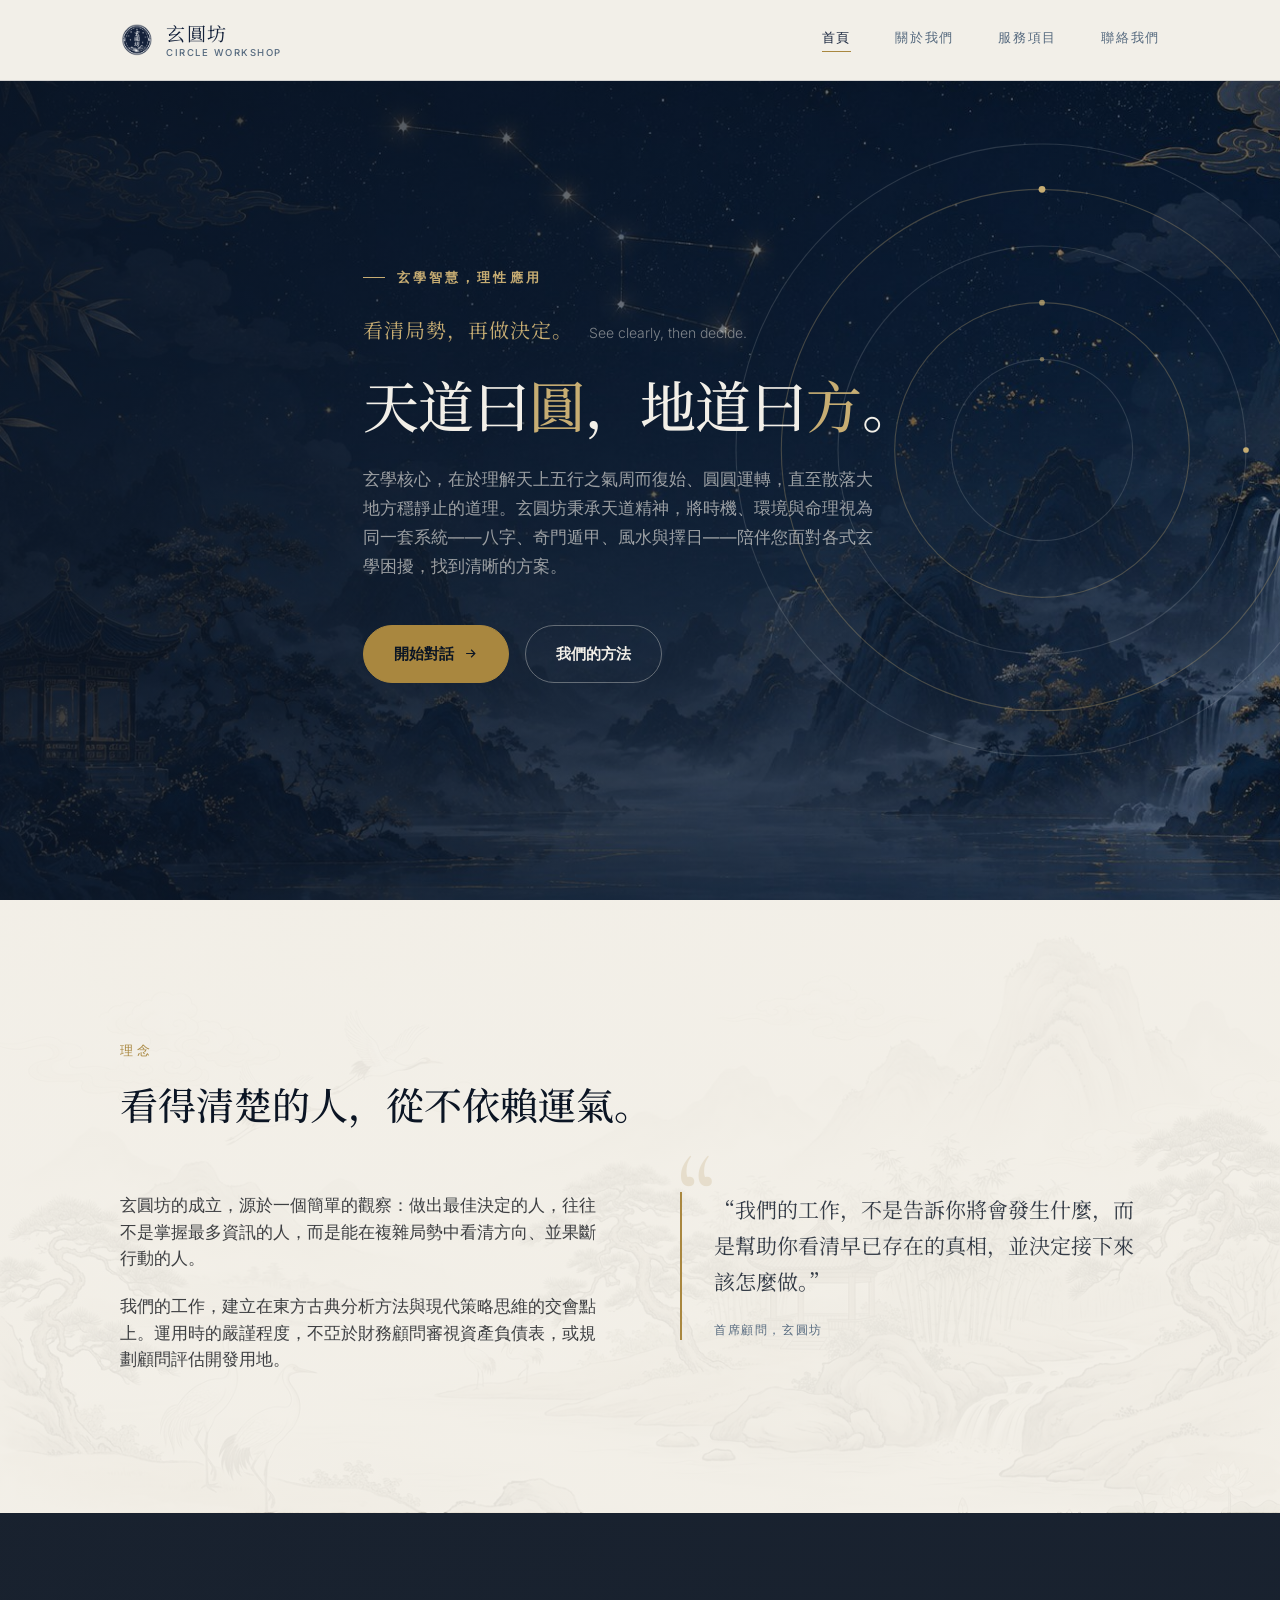
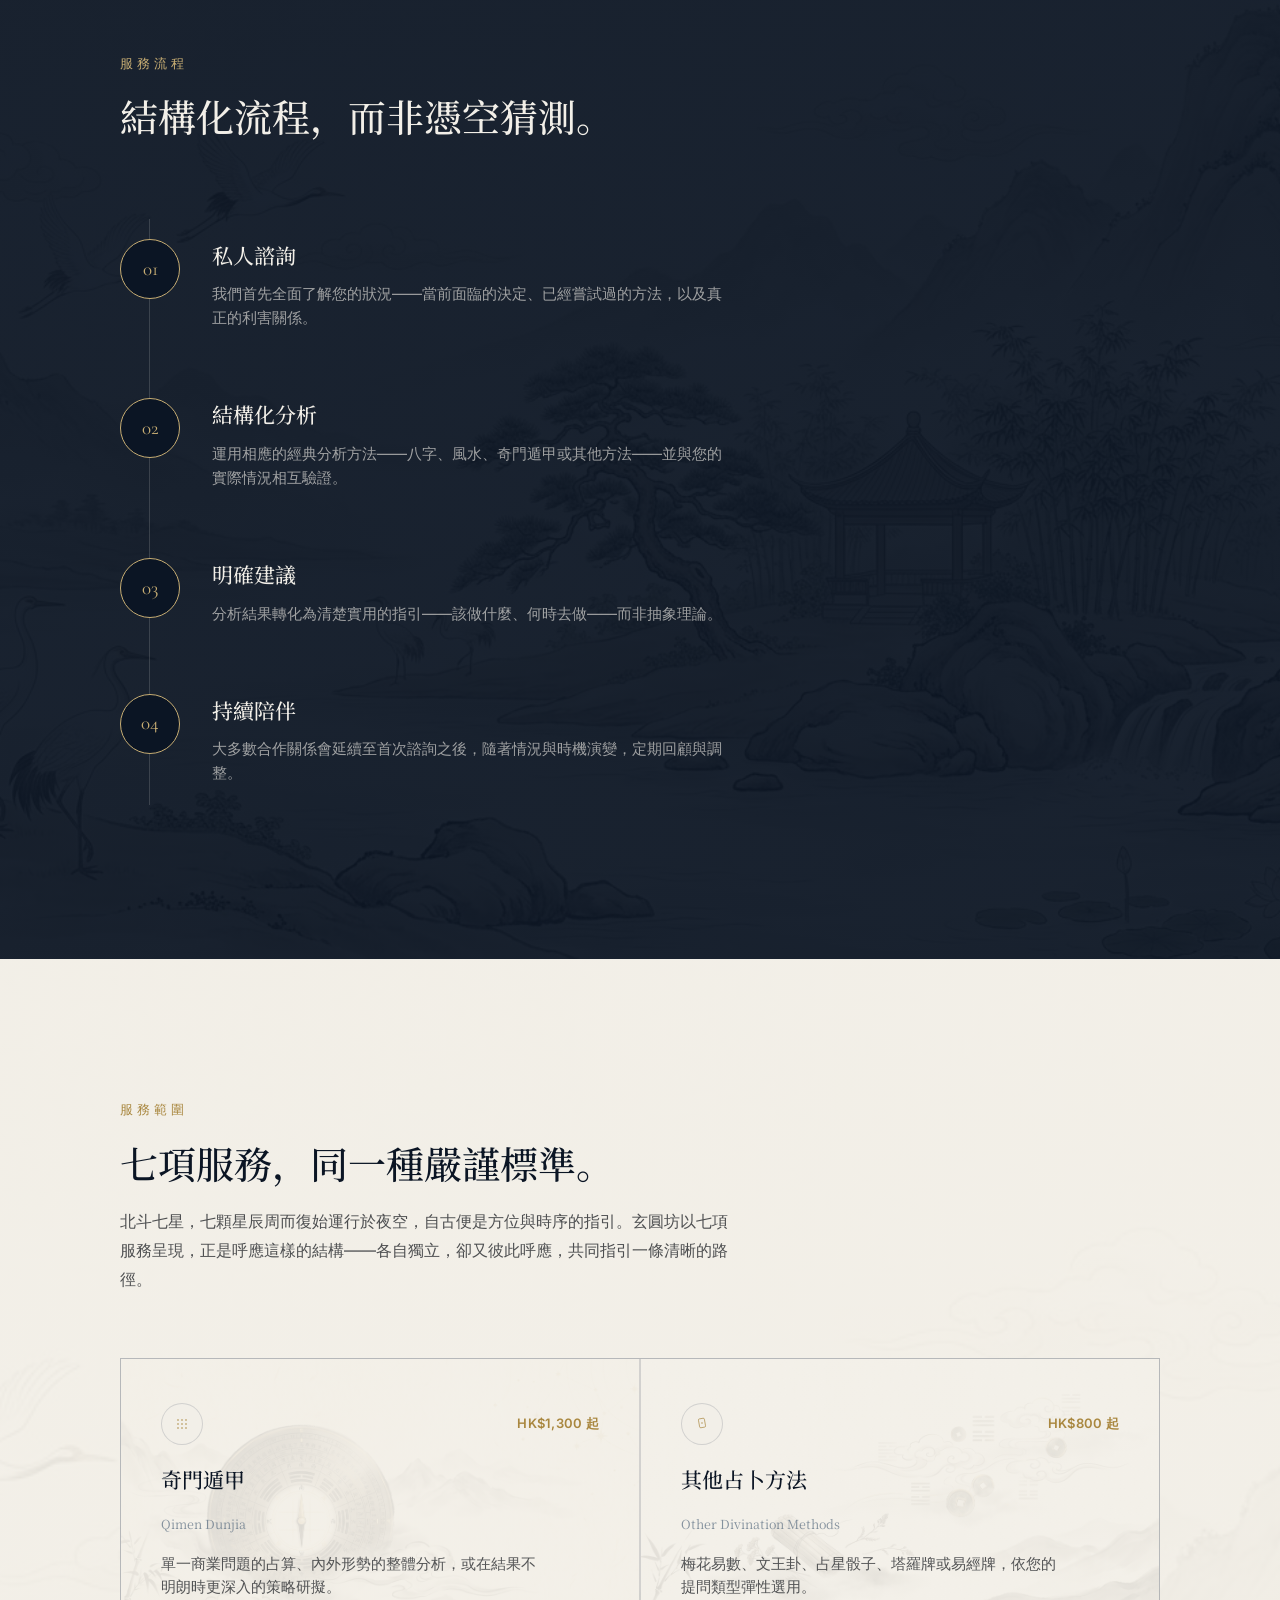
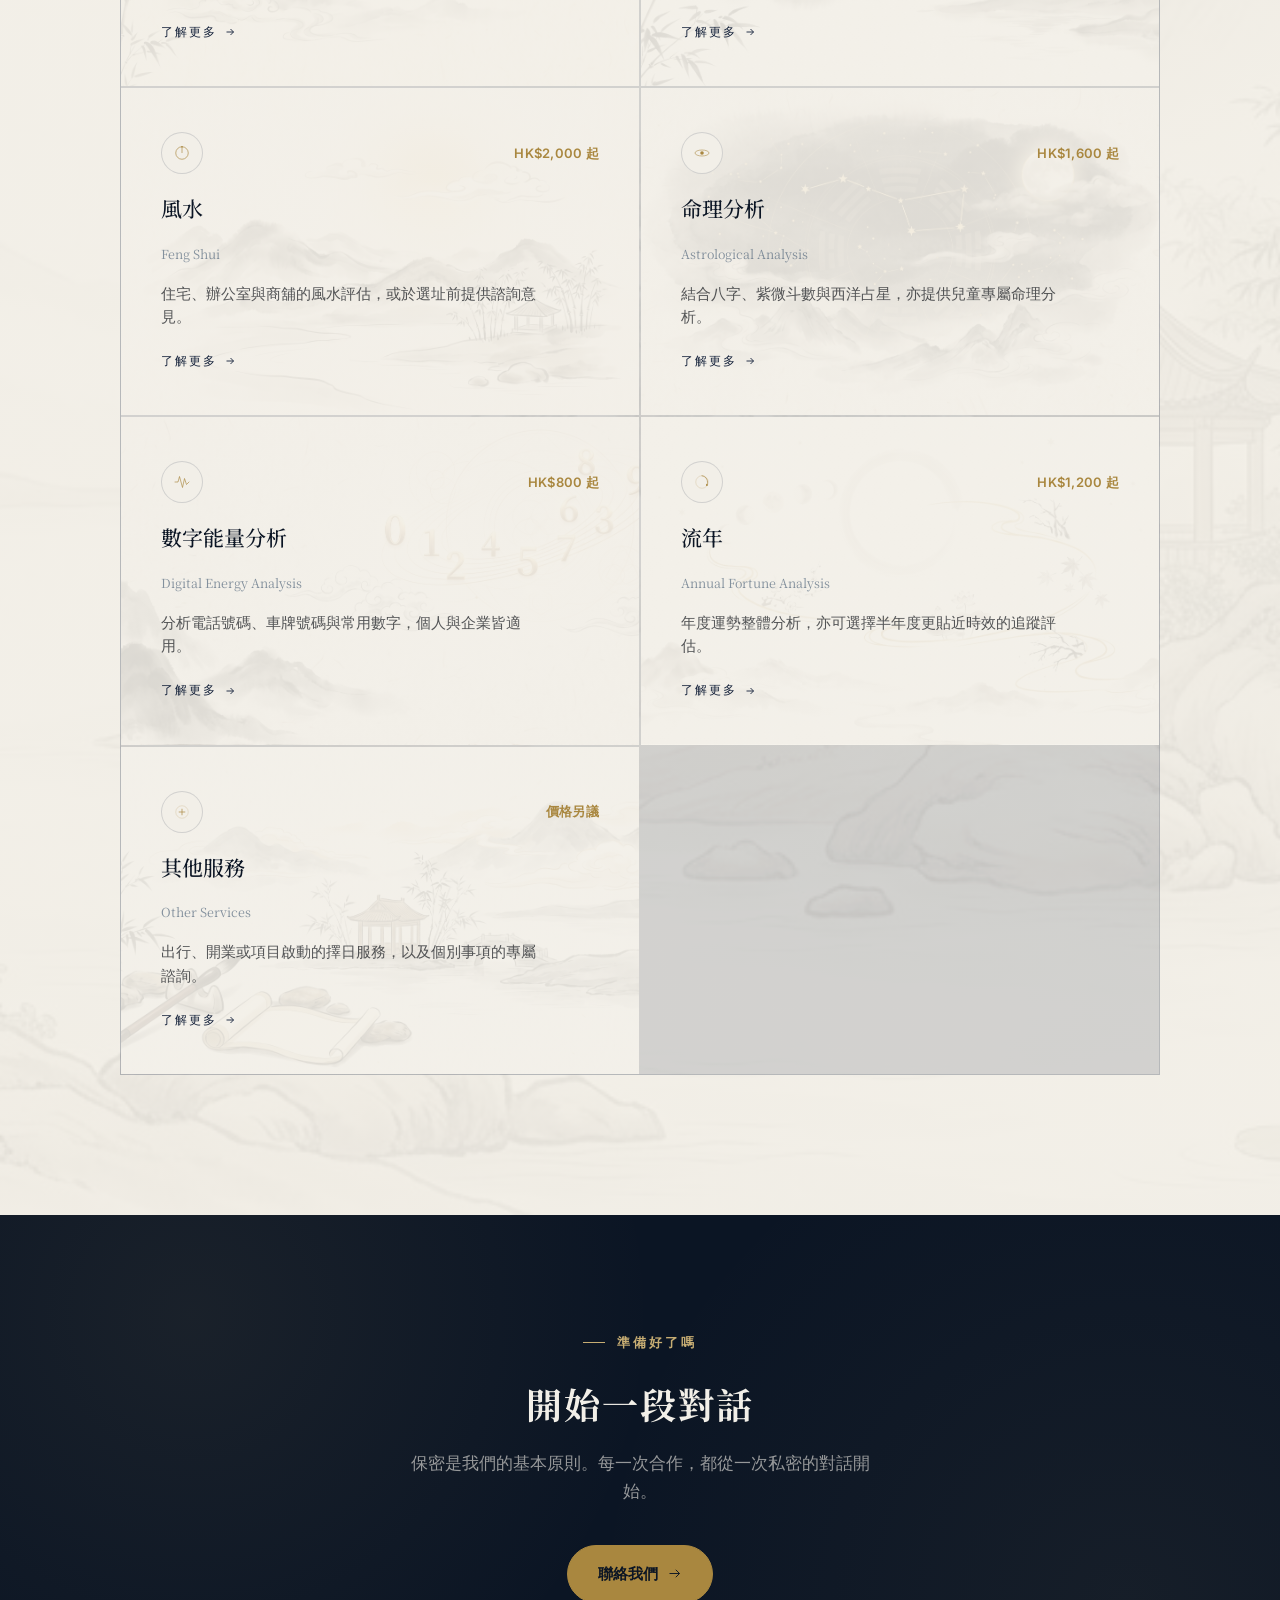
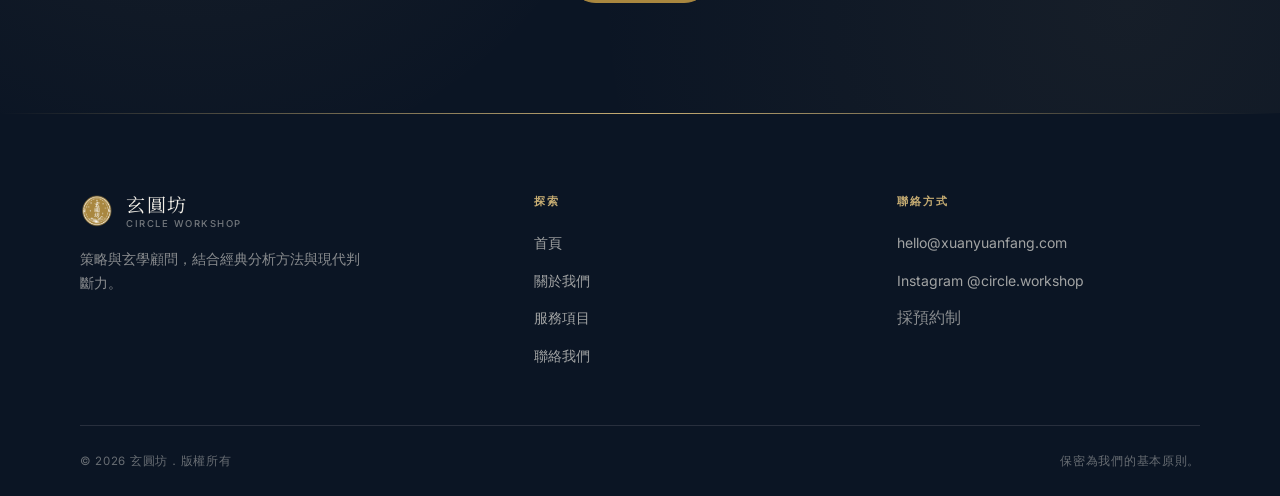
<file: index.html>
<!DOCTYPE html>
<html lang="zh-Hant">
<head>
<meta charset="UTF-8">
<meta name="viewport" content="width=device-width, initial-scale=1.0">
<title>玄圓坊 — 洞察有道</title>
<link rel="icon" href="images/logo.png">
<link rel="preconnect" href="https://fonts.googleapis.com">
<link rel="preconnect" href="https://fonts.gstatic.com" crossorigin>
<link href="https://fonts.googleapis.com/css2?family=Noto+Serif+SC:wght@300;400;600&family=Cormorant+Garamond:ital,wght@0,400;0,500;0,600;1,400&family=Inter:wght@300;400;500;600&display=swap" rel="stylesheet">
<link rel="stylesheet" href="style.css">
</head>
<body>

<header id="siteHeader">
  <nav class="wrap">
    <a href="index.html" class="brand-mark">
      <img src="images/logo.png" alt="玄圓坊">
      <span class="brand-text">
        <span class="brand-cn">玄圓坊</span>
        <span class="brand-en">Circle Workshop</span>
      </span>
    </a>
    <div class="nav-links" id="navLinks">
      <a href="index.html" class="active">首頁</a>
      <a href="about.html">關於我們</a>
      <a href="services.html">服務項目</a>
      <a href="contact.html">聯絡我們</a>
    </div>
    <button class="nav-toggle" id="navToggle" aria-label="Toggle menu">
      <span></span><span></span><span></span>
    </button>
  </nav>
</header>

<section class="hero">
  <div class="hero-decor" aria-hidden="true">
    <svg viewBox="0 0 600 600" fill="none">
      <circle class="orbit-ring" cx="300" cy="300" r="270"/>
      <circle class="orbit-ring gold arc-draw" cx="300" cy="300" r="230"/>
      <circle class="orbit-ring" cx="300" cy="300" r="180"/>
      <circle class="orbit-ring gold arc-draw delay1" cx="300" cy="300" r="130"/>
      <circle class="orbit-ring" cx="300" cy="300" r="80"/>
      <g class="orbit-spin-slow" style="transform-origin:300px 300px;">
        <circle class="orbit-dot" cx="570" cy="300" r="3.5"/>
      </g>
      <g class="orbit-spin-mid" style="transform-origin:300px 300px;">
        <circle class="orbit-dot" cx="300" cy="70" r="3"/>
      </g>
      <g class="orbit-spin-fast" style="transform-origin:300px 300px;">
        <circle class="orbit-dot" cx="480" cy="300" r="2.5"/>
      </g>
      <g class="orbit-spin-mid" style="transform-origin:300px 300px;">
        <circle class="orbit-dot" cx="300" cy="170" r="2.5" opacity="0.75"/>
      </g>
      <g class="orbit-spin-slow" style="transform-origin:300px 300px;">
        <circle class="orbit-dot" cx="300" cy="220" r="2" opacity="0.6"/>
      </g>
    </svg>
  </div>
  <div class="wrap">
    <div class="hero-inner">
      <div class="hero-eyebrow">玄學智慧，理性應用</div>
      <div class="hero-couplet">
        <span class="couplet-cn">看清局勢，再做決定。</span>
        <span class="couplet-en">See clearly, then decide.</span>
      </div>
      <h1 class="hero-headline">天道曰<em style="font-style:normal;">圓</em>，地道曰<em style="font-style:normal;">方</em>。</h1>
      <p class="hero-lede">玄學核心，在於理解天上五行之氣周而復始、圓圓運轉，直至散落大地方穩靜止的道理。玄圓坊秉承天道精神，將時機、環境與命理視為同一套系統——八字、奇門遁甲、風水與擇日——陪伴您面對各式玄學困擾，找到清晰的方案。</p>
      <div class="hero-cta">
        <a class="btn" href="contact.html">開始對話
          <svg viewBox="0 0 24 24" fill="none" stroke="currentColor" stroke-width="1.8"><path d="M5 12h14M13 6l6 6-6 6"/></svg>
        </a>
        <a class="btn on-dark" href="about.html">我們的方法</a>
      </div>
    </div>
  </div>
</section>

<section id="philosophy" class="philosophy">
  <div class="wrap">
    <div class="section-head reveal">
      <div class="section-eyebrow">理念</div>
      <h2 class="section-title">看得清楚的人，從不依賴運氣。</h2>
    </div>
    <div class="philosophy-grid">
      <div class="reveal">
        <p>玄圓坊的成立，源於一個簡單的觀察：做出最佳決定的人，往往不是掌握最多資訊的人，而是能在複雜局勢中看清方向、並果斷行動的人。</p>
        <p>我們的工作，建立在東方古典分析方法與現代策略思維的交會點上。運用時的嚴謹程度，不亞於財務顧問審視資產負債表，或規劃顧問評估開發用地。</p>
      </div>
      <div class="reveal quote-block">
        <p>&ldquo;我們的工作，不是告訴你將會發生什麼，而是幫助你看清早已存在的真相，並決定接下來該怎麼做。&rdquo;</p>
        <div class="quote-attr">首席顧問，玄圓坊</div>
      </div>
    </div>
  </div>
</section>

<section class="process">
  <div class="wrap">
    <div class="section-head reveal">
      <div class="section-eyebrow">服務流程</div>
      <h2 class="section-title">結構化流程，而非憑空猜測。</h2>
    </div>
    <div class="process-list reveal">
      <div class="process-step">
        <div class="process-num">01</div>
        <div class="process-copy">
          <h3>私人諮詢</h3>
          <p>我們首先全面了解您的狀況——當前面臨的決定、已經嘗試過的方法，以及真正的利害關係。</p>
        </div>
      </div>
      <div class="process-step">
        <div class="process-num">02</div>
        <div class="process-copy">
          <h3>結構化分析</h3>
          <p>運用相應的經典分析方法——八字、風水、奇門遁甲或其他方法——並與您的實際情況相互驗證。</p>
        </div>
      </div>
      <div class="process-step">
        <div class="process-num">03</div>
        <div class="process-copy">
          <h3>明確建議</h3>
          <p>分析結果轉化為清楚實用的指引——該做什麼、何時去做——而非抽象理論。</p>
        </div>
      </div>
      <div class="process-step">
        <div class="process-num">04</div>
        <div class="process-copy">
          <h3>持續陪伴</h3>
          <p>大多數合作關係會延續至首次諮詢之後，隨著情況與時機演變，定期回顧與調整。</p>
        </div>
      </div>
    </div>
  </div>
</section>

<section id="services">
  <div class="wrap">
    <div class="section-head reveal">
      <div class="section-eyebrow">服務範圍</div>
      <h2 class="section-title">七項服務，同一種嚴謹標準。</h2>
      <p class="section-intro">北斗七星，七顆星辰周而復始運行於夜空，自古便是方位與時序的指引。玄圓坊以七項服務呈現，正是呼應這樣的結構——各自獨立，卻又彼此呼應，共同指引一條清晰的路徑。</p>
    </div>
    <div class="service-cards reveal">

      <div class="service-card" style="background-image: linear-gradient(rgba(242,239,232,0.9), rgba(242,239,232,0.9)), url('images/service-qimen.jpg');">
        <div class="card-top">
          <div class="icon-circle">
            <svg viewBox="0 0 40 40"><g fill="var(--gold)">
              <circle cx="12" cy="12" r="1.6"/><circle cx="20" cy="12" r="1.6"/><circle cx="28" cy="12" r="1.6"/>
              <circle cx="12" cy="20" r="1.6"/><circle cx="20" cy="20" r="1.6"/><circle cx="28" cy="20" r="1.6"/>
              <circle cx="12" cy="28" r="1.6"/><circle cx="20" cy="28" r="1.6"/><circle cx="28" cy="28" r="1.6"/>
            </g></svg>
          </div>
          <div class="price-tag">HK$1,300 起</div>
        </div>
        <h3>奇門遁甲</h3>
        <div class="cn-label">Qimen Dunjia</div>
        <p>單一商業問題的占算、內外形勢的整體分析，或在結果不明朗時更深入的策略研擬。</p>
        <a class="learn-more" href="services.html#qimen-dunjia">了解更多
          <svg viewBox="0 0 24 24" fill="none" stroke="currentColor" stroke-width="1.8"><path d="M5 12h14M13 6l6 6-6 6"/></svg>
        </a>
      </div>

      <div class="service-card" style="background-image: linear-gradient(rgba(242,239,232,0.9), rgba(242,239,232,0.9)), url('images/service-divination.jpg');">
        <div class="card-top">
          <div class="icon-circle">
            <svg viewBox="0 0 40 40"><g fill="none" stroke="var(--gold)" stroke-width="1.3">
              <rect x="14" y="9" width="12" height="18" rx="2.2" transform="rotate(-10 20 18)"/>
            </g><circle cx="20" cy="18" r="1.4" fill="var(--gold)"/></svg>
          </div>
          <div class="price-tag">HK$800 起</div>
        </div>
        <h3>其他占卜方法</h3>
        <div class="cn-label">Other Divination Methods</div>
        <p>梅花易數、文王卦、占星骰子、塔羅牌或易經牌，依您的提問類型彈性選用。</p>
        <a class="learn-more" href="services.html#other-divination">了解更多
          <svg viewBox="0 0 24 24" fill="none" stroke="currentColor" stroke-width="1.8"><path d="M5 12h14M13 6l6 6-6 6"/></svg>
        </a>
      </div>

      <div class="service-card" style="background-image: linear-gradient(rgba(242,239,232,0.9), rgba(242,239,232,0.9)), url('images/service-fengshui.jpg');">
        <div class="card-top">
          <div class="icon-circle">
            <svg viewBox="0 0 40 40"><circle cx="20" cy="20" r="12.5" fill="none" stroke="var(--gold)" stroke-width="1.3"/>
              <line x1="20" y1="20" x2="20" y2="7.5" stroke="var(--gold)" stroke-width="1.3"/>
              <circle cx="20" cy="7.5" r="1.6" fill="var(--gold)"/></svg>
          </div>
          <div class="price-tag">HK$2,000 起</div>
        </div>
        <h3>風水</h3>
        <div class="cn-label">Feng Shui</div>
        <p>住宅、辦公室與商舖的風水評估，或於選址前提供諮詢意見。</p>
        <a class="learn-more" href="services.html#feng-shui">了解更多
          <svg viewBox="0 0 24 24" fill="none" stroke="currentColor" stroke-width="1.8"><path d="M5 12h14M13 6l6 6-6 6"/></svg>
        </a>
      </div>

      <div class="service-card" style="background-image: linear-gradient(rgba(242,239,232,0.9), rgba(242,239,232,0.9)), url('images/service-astrology.jpg');">
        <div class="card-top">
          <div class="icon-circle">
            <svg viewBox="0 0 40 40"><ellipse cx="20" cy="20" rx="14" ry="6" fill="none" stroke="var(--gold)" stroke-width="1.1"/>
              <circle cx="20" cy="20" r="3.6" fill="var(--gold)"/></svg>
          </div>
          <div class="price-tag">HK$1,600 起</div>
        </div>
        <h3>命理分析</h3>
        <div class="cn-label">Astrological Analysis</div>
        <p>結合八字、紫微斗數與西洋占星，亦提供兒童專屬命理分析。</p>
        <a class="learn-more" href="services.html#astrological-analysis">了解更多
          <svg viewBox="0 0 24 24" fill="none" stroke="currentColor" stroke-width="1.8"><path d="M5 12h14M13 6l6 6-6 6"/></svg>
        </a>
      </div>

      <div class="service-card" style="background-image: linear-gradient(rgba(242,239,232,0.9), rgba(242,239,232,0.9)), url('images/service-digital.jpg');">
        <div class="card-top">
          <div class="icon-circle">
            <svg viewBox="0 0 40 40"><polyline points="6,20 12,20 15,9 21,31 25,13 29,25 34,20" fill="none" stroke="var(--gold)" stroke-width="1.3" stroke-linecap="round" stroke-linejoin="round"/></svg>
          </div>
          <div class="price-tag">HK$800 起</div>
        </div>
        <h3>數字能量分析</h3>
        <div class="cn-label">Digital Energy Analysis</div>
        <p>分析電話號碼、車牌號碼與常用數字，個人與企業皆適用。</p>
        <a class="learn-more" href="services.html#digital-energy">了解更多
          <svg viewBox="0 0 24 24" fill="none" stroke="currentColor" stroke-width="1.8"><path d="M5 12h14M13 6l6 6-6 6"/></svg>
        </a>
      </div>

      <div class="service-card" style="background-image: linear-gradient(rgba(242,239,232,0.9), rgba(242,239,232,0.9)), url('images/service-fortune.jpg');">
        <div class="card-top">
          <div class="icon-circle">
            <svg viewBox="0 0 40 40"><circle cx="20" cy="20" r="12.5" fill="none" stroke="var(--gold)" stroke-width="1.1" opacity="0.35"/>
              <path d="M20 7.5 A12.5 12.5 0 0 1 29.8 26" fill="none" stroke="var(--gold)" stroke-width="1.4" stroke-linecap="round"/>
              <circle cx="29.8" cy="26" r="1.8" fill="var(--gold)"/></svg>
          </div>
          <div class="price-tag">HK$1,200 起</div>
        </div>
        <h3>流年</h3>
        <div class="cn-label">Annual Fortune Analysis</div>
        <p>年度運勢整體分析，亦可選擇半年度更貼近時效的追蹤評估。</p>
        <a class="learn-more" href="services.html#annual-fortune">了解更多
          <svg viewBox="0 0 24 24" fill="none" stroke="currentColor" stroke-width="1.8"><path d="M5 12h14M13 6l6 6-6 6"/></svg>
        </a>
      </div>

      <div class="service-card" style="background-image: linear-gradient(rgba(242,239,232,0.9), rgba(242,239,232,0.9)), url('images/service-other.jpg');">
        <div class="card-top">
          <div class="icon-circle">
            <svg viewBox="0 0 40 40"><circle cx="20" cy="20" r="12.5" fill="none" stroke="var(--gold)" stroke-width="1.1" opacity="0.35"/>
              <line x1="20" y1="13.5" x2="20" y2="26.5" stroke="var(--gold)" stroke-width="1.4"/>
              <line x1="13.5" y1="20" x2="26.5" y2="20" stroke="var(--gold)" stroke-width="1.4"/></svg>
          </div>
          <div class="price-tag">價格另議</div>
        </div>
        <h3>其他服務</h3>
        <div class="cn-label">Other Services</div>
        <p>出行、開業或項目啟動的擇日服務，以及個別事項的專屬諮詢。</p>
        <a class="learn-more" href="services.html#other-services">了解更多
          <svg viewBox="0 0 24 24" fill="none" stroke="currentColor" stroke-width="1.8"><path d="M5 12h14M13 6l6 6-6 6"/></svg>
        </a>
      </div>

    </div>
  </div>
</section>

<section class="cta-banner">
  <div class="wrap" style="text-align:center;">
    <div class="cta-eyebrow reveal in-view">準備好了嗎</div>
    <h2 class="cta-title reveal in-view">開始一段對話</h2>
    <p class="cta-sub reveal in-view">保密是我們的基本原則。每一次合作，都從一次私密的對話開始。</p>
    <div class="cta-buttons reveal in-view">
      <a class="btn" href="contact.html">聯絡我們
        <svg viewBox="0 0 24 24" fill="none" stroke="currentColor" stroke-width="1.5"><path d="M4 12h16M14 6l6 6-6 6"/></svg>
      </a>
    </div>
  </div>
</section>

<footer>
  <div class="wrap footer-main">
    <div class="footer-brand">
      <div class="brand-mark">
        <img src="images/logo-gold.png" alt="玄圓坊">
        <span class="brand-text">
          <span class="brand-cn">玄圓坊</span>
          <span class="brand-en">Circle Workshop</span>
        </span>
      </div>
      <p>策略與玄學顧問，結合經典分析方法與現代判斷力。</p>
    </div>
    <div class="footer-col">
      <h4>探索</h4>
      <ul>
        <li><a href="index.html">首頁</a></li>
        <li><a href="about.html">關於我們</a></li>
        <li><a href="services.html">服務項目</a></li>
        <li><a href="contact.html">聯絡我們</a></li>
      </ul>
    </div>
    <div class="footer-col">
      <h4>聯絡方式</h4>
      <ul>
        <li><a href="mailto:hello@xuanyuanfang.com">hello@xuanyuanfang.com</a></li>
        <li><a href="https://instagram.com/circle.workshop" target="_blank" rel="noopener">Instagram @circle.workshop</a></li>
        <li>採預約制</li>
      </ul>
    </div>
  </div>
  <div class="wrap footer-bottom">
    <div>&copy; 2026 玄圓坊．版權所有</div>
    <div>保密為我們的基本原則。</div>
  </div>
</footer>

<script src="script.js"></script>
</body>
</html>
</file>
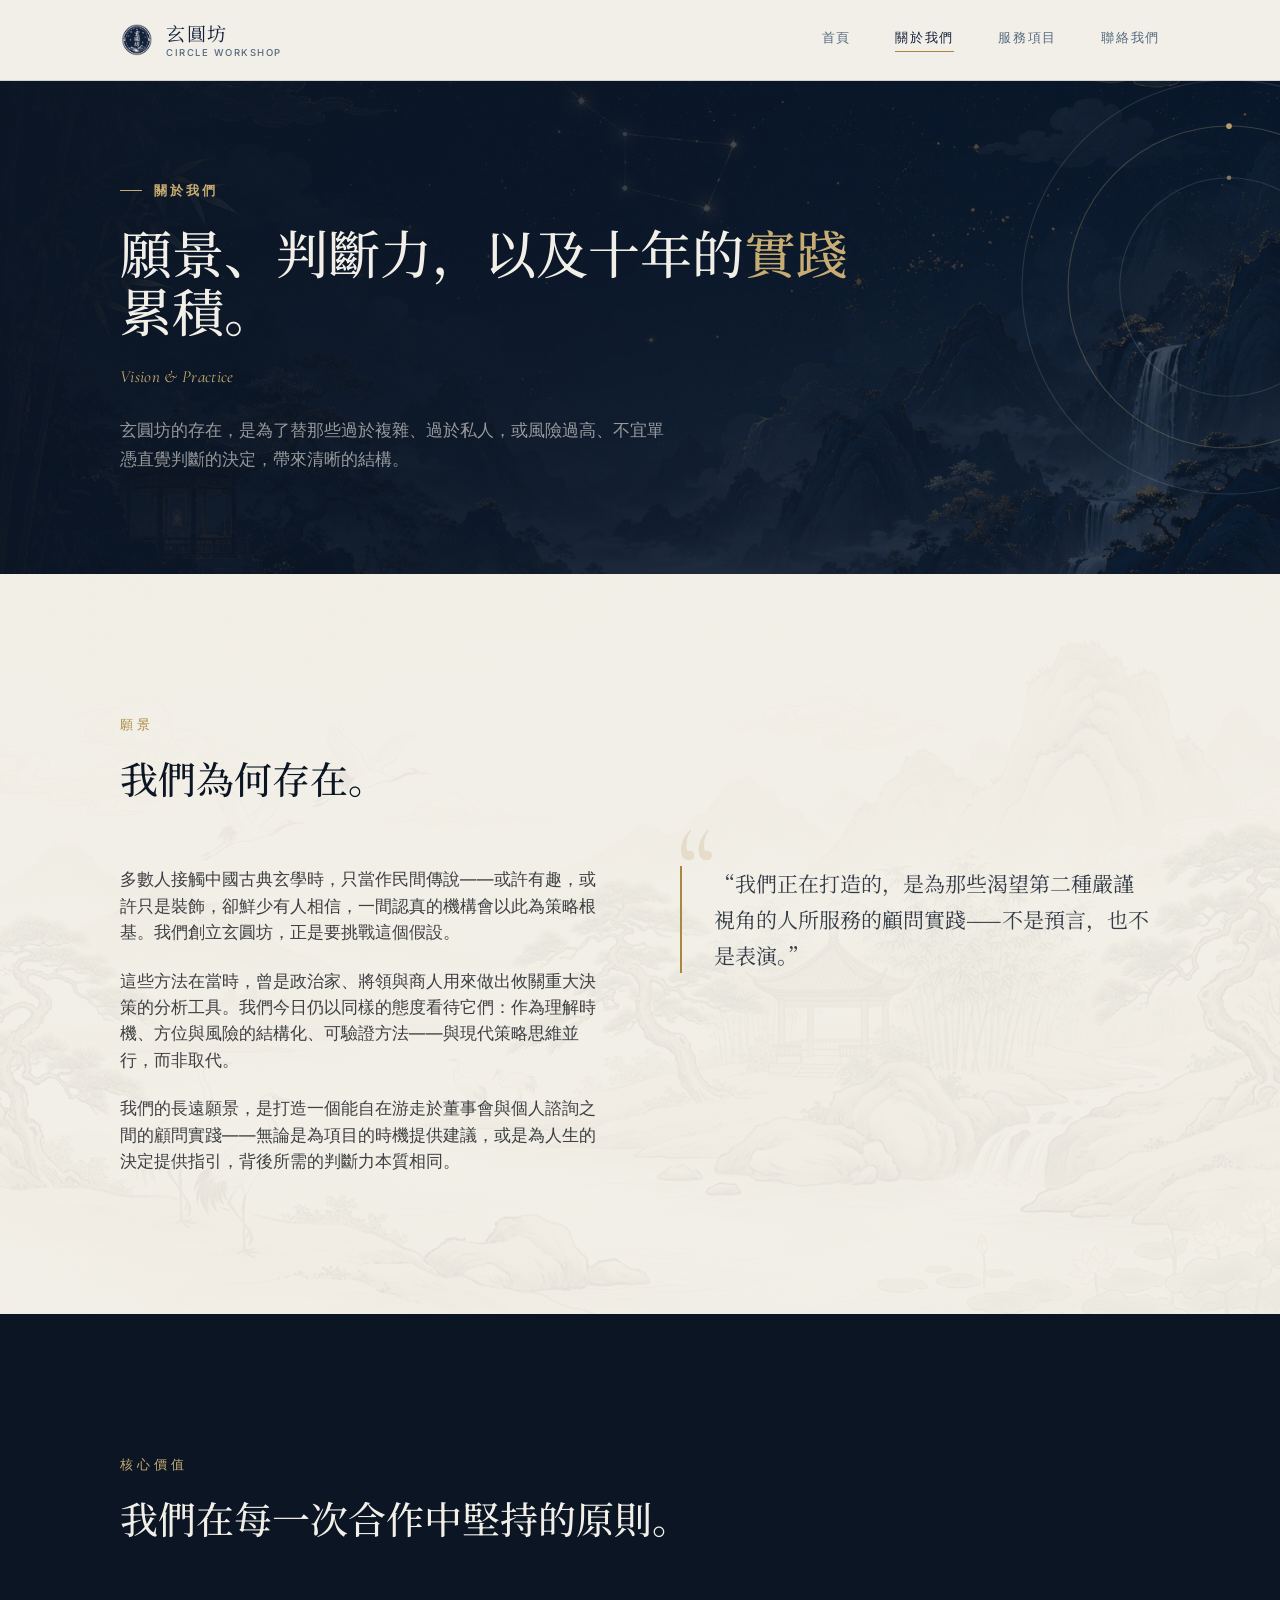
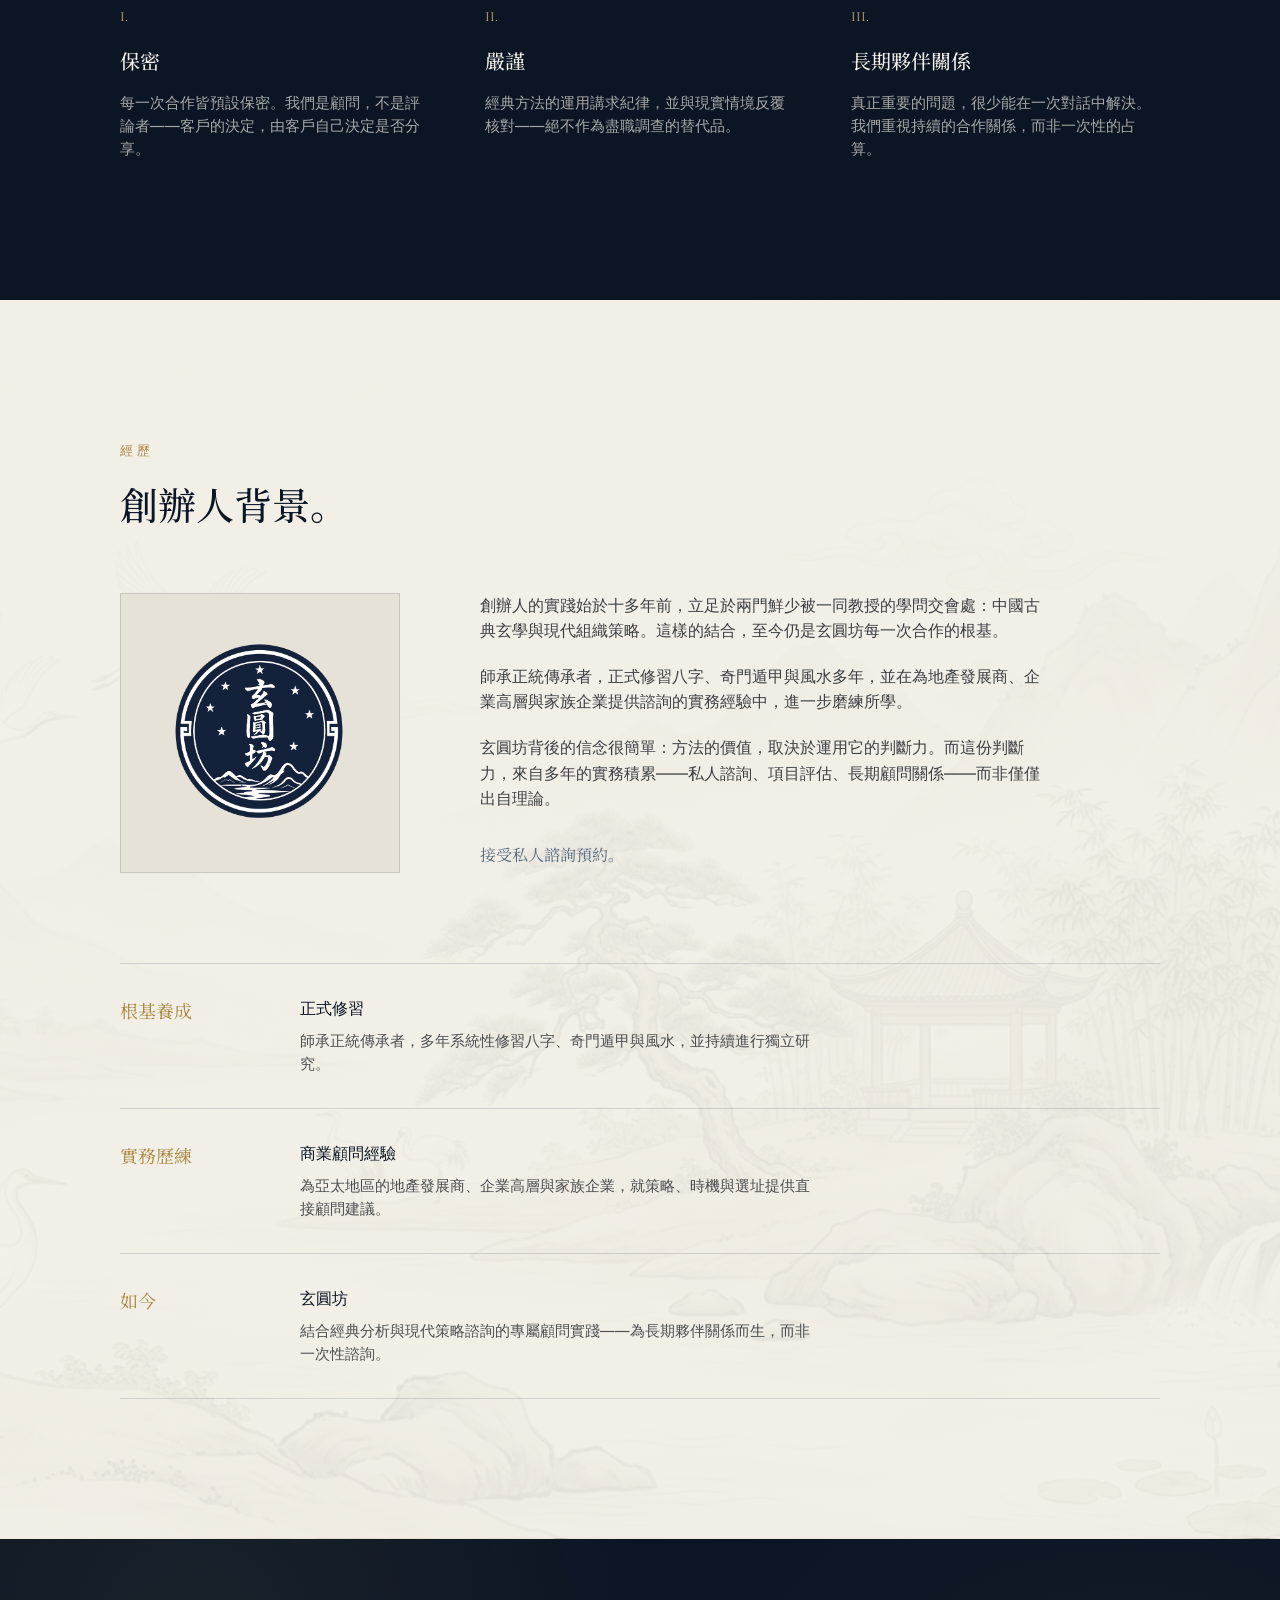
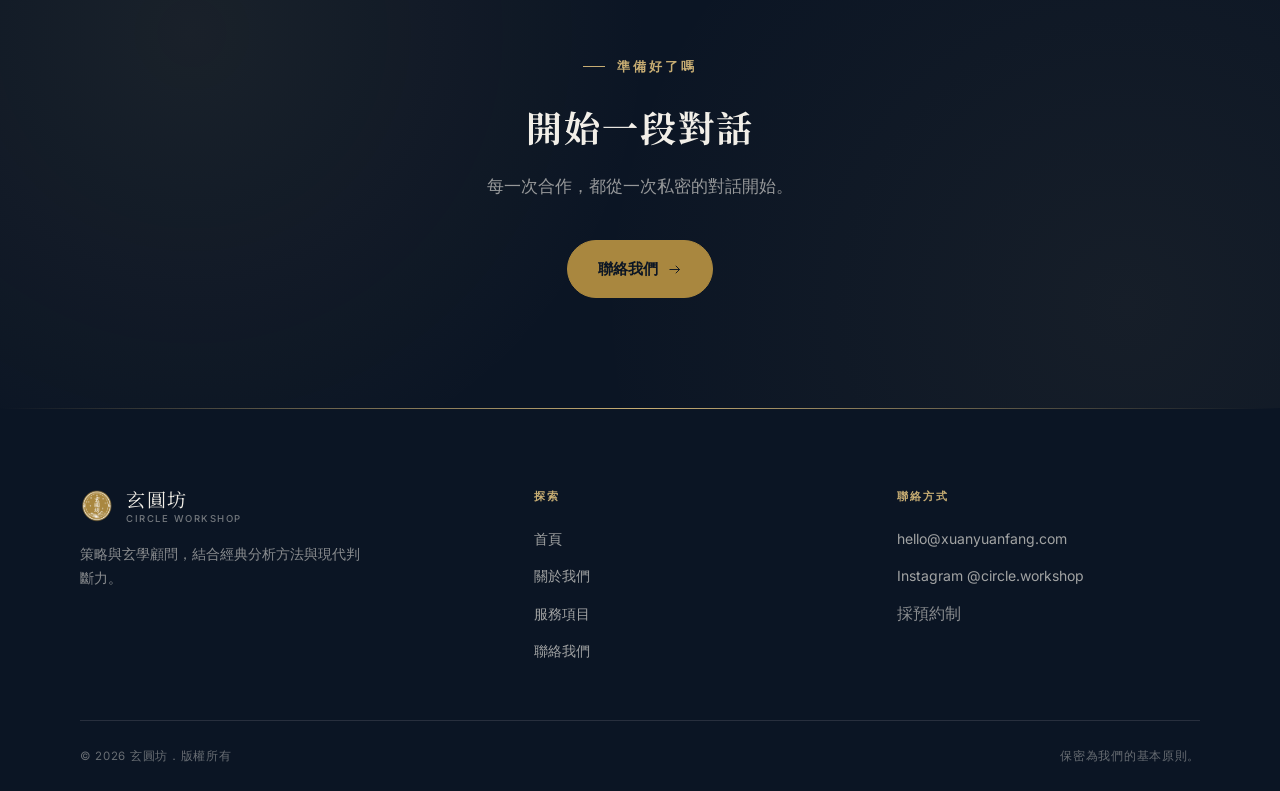
<file: about.html>
<!DOCTYPE html>
<html lang="zh-Hant">
<head>
<meta charset="UTF-8">
<meta name="viewport" content="width=device-width, initial-scale=1.0">
<title>關於我們 — 玄圓坊</title>
<link rel="icon" href="images/logo.png">
<link rel="preconnect" href="https://fonts.googleapis.com">
<link rel="preconnect" href="https://fonts.gstatic.com" crossorigin>
<link href="https://fonts.googleapis.com/css2?family=Noto+Serif+SC:wght@300;400;600&family=Cormorant+Garamond:ital,wght@0,500;0,600;1,400&family=Inter:wght@300;400;500;600&display=swap" rel="stylesheet">
<link rel="stylesheet" href="style.css">
</head>
<body>

<header id="siteHeader">
  <nav class="wrap">
    <a href="index.html" class="brand-mark">
      <img src="images/logo.png" alt="玄圓坊">
      <span class="brand-text">
        <span class="brand-cn">玄圓坊</span>
        <span class="brand-en">Circle Workshop</span>
      </span>
    </a>
    <div class="nav-links" id="navLinks">
      <a href="index.html">首頁</a>
      <a href="about.html" class="active">關於我們</a>
      <a href="services.html">服務項目</a>
      <a href="contact.html">聯絡我們</a>
    </div>
    <button class="nav-toggle" id="navToggle" aria-label="Toggle menu">
      <span></span><span></span><span></span>
    </button>
  </nav>
</header>

<section class="page-hero">
  <div class="wrap">
    <div class="page-hero-decor" aria-hidden="true">
      <svg viewBox="0 0 400 400" fill="none">
        <circle class="orbit-ring" cx="200" cy="200" r="180"/>
        <circle class="orbit-ring gold arc-draw" cx="200" cy="200" r="140"/>
        <circle class="orbit-ring" cx="200" cy="200" r="95"/>
        <g class="orbit-spin-mid" style="transform-origin:200px 200px;">
          <circle class="orbit-dot" cx="380" cy="200" r="3"/>
        </g>
        <g class="orbit-spin-slow" style="transform-origin:200px 200px;">
          <circle class="orbit-dot" cx="200" cy="60" r="2.5"/>
        </g>
        <g class="orbit-spin-fast" style="transform-origin:200px 200px;">
          <circle class="orbit-dot" cx="200" cy="105" r="2" opacity="0.7"/>
        </g>
      </svg>
    </div>
    <div class="eyebrow">關於我們</div>
    <h1>願景、判斷力，以及十年的<em style="font-style:normal;color:var(--gold-soft);">實踐</em>累積。</h1>
    <div class="cn-sub">Vision &amp; Practice</div>
    <p class="lede">玄圓坊的存在，是為了替那些過於複雜、過於私人，或風險過高、不宜單憑直覺判斷的決定，帶來清晰的結構。</p>
  </div>
</section>

<section class="philosophy">
  <div class="wrap">
    <div class="section-head reveal">
      <div class="section-eyebrow">願景</div>
      <h2 class="section-title">我們為何存在。</h2>
    </div>
    <div class="philosophy-grid">
      <div class="reveal">
        <p>多數人接觸中國古典玄學時，只當作民間傳說——或許有趣，或許只是裝飾，卻鮮少有人相信，一間認真的機構會以此為策略根基。我們創立玄圓坊，正是要挑戰這個假設。</p>
        <p>這些方法在當時，曾是政治家、將領與商人用來做出攸關重大決策的分析工具。我們今日仍以同樣的態度看待它們：作為理解時機、方位與風險的結構化、可驗證方法——與現代策略思維並行，而非取代。</p>
        <p>我們的長遠願景，是打造一個能自在游走於董事會與個人諮詢之間的顧問實踐——無論是為項目的時機提供建議，或是為人生的決定提供指引，背後所需的判斷力本質相同。</p>
      </div>
      <div class="reveal quote-block">
        <p>&ldquo;我們正在打造的，是為那些渴望第二種嚴謹視角的人所服務的顧問實踐——不是預言，也不是表演。&rdquo;</p>
      </div>
    </div>
  </div>
</section>

<section class="values">
  <div class="wrap">
    <div class="section-head reveal">
      <div class="section-eyebrow">核心價值</div>
      <h2 class="section-title">我們在每一次合作中堅持的原則。</h2>
    </div>
    <div class="value-grid reveal">
      <div class="value-item">
        <div class="v-num">I.</div>
        <h3>保密</h3>
        <p>每一次合作皆預設保密。我們是顧問，不是評論者——客戶的決定，由客戶自己決定是否分享。</p>
      </div>
      <div class="value-item">
        <div class="v-num">II.</div>
        <h3>嚴謹</h3>
        <p>經典方法的運用講求紀律，並與現實情境反覆核對——絕不作為盡職調查的替代品。</p>
      </div>
      <div class="value-item">
        <div class="v-num">III.</div>
        <h3>長期夥伴關係</h3>
        <p>真正重要的問題，很少能在一次對話中解決。我們重視持續的合作關係，而非一次性的占算。</p>
      </div>
    </div>
  </div>
</section>

<section id="founder" class="founder">
  <div class="wrap">
    <div class="section-head reveal">
      <div class="section-eyebrow">經歷</div>
      <h2 class="section-title">創辦人背景。</h2>
    </div>
    <div class="founder-grid">
      <div class="reveal founder-mark">
        <img src="images/logo.png" alt="玄圓坊">
      </div>
      <div class="reveal founder-copy">
        <p>創辦人的實踐始於十多年前，立足於兩門鮮少被一同教授的學問交會處：中國古典玄學與現代組織策略。這樣的結合，至今仍是玄圓坊每一次合作的根基。</p>
        <p>師承正統傳承者，正式修習八字、奇門遁甲與風水多年，並在為地產發展商、企業高層與家族企業提供諮詢的實務經驗中，進一步磨練所學。</p>
        <p>玄圓坊背後的信念很簡單：方法的價值，取決於運用它的判斷力。而這份判斷力，來自多年的實務積累——私人諮詢、項目評估、長期顧問關係——而非僅僅出自理論。</p>
        <div class="founder-signoff">接受私人諮詢預約。</div>
      </div>
    </div>

    <div class="timeline reveal" style="margin-top:90px;">
      <div class="timeline-row">
        <div class="t-year">根基養成</div>
        <div class="t-copy">
          <h4>正式修習</h4>
          <p>師承正統傳承者，多年系統性修習八字、奇門遁甲與風水，並持續進行獨立研究。</p>
        </div>
      </div>
      <div class="timeline-row">
        <div class="t-year">實務歷練</div>
        <div class="t-copy">
          <h4>商業顧問經驗</h4>
          <p>為亞太地區的地產發展商、企業高層與家族企業，就策略、時機與選址提供直接顧問建議。</p>
        </div>
      </div>
      <div class="timeline-row">
        <div class="t-year">如今</div>
        <div class="t-copy">
          <h4>玄圓坊</h4>
          <p>結合經典分析與現代策略諮詢的專屬顧問實踐——為長期夥伴關係而生，而非一次性諮詢。</p>
        </div>
      </div>
    </div>
  </div>
</section>

<section class="cta-banner">
  <div class="wrap" style="text-align:center;">
    <div class="cta-eyebrow reveal in-view">準備好了嗎</div>
    <h2 class="cta-title reveal in-view">開始一段對話</h2>
    <p class="cta-sub reveal in-view">每一次合作，都從一次私密的對話開始。</p>
    <div class="cta-buttons reveal in-view">
      <a class="btn" href="contact.html">聯絡我們
        <svg viewBox="0 0 24 24" fill="none" stroke="currentColor" stroke-width="1.5"><path d="M4 12h16M14 6l6 6-6 6"/></svg>
      </a>
    </div>
  </div>
</section>

<footer>
  <div class="wrap footer-main">
    <div class="footer-brand">
      <div class="brand-mark">
        <img src="images/logo-gold.png" alt="玄圓坊">
        <span class="brand-text">
          <span class="brand-cn">玄圓坊</span>
          <span class="brand-en">Circle Workshop</span>
        </span>
      </div>
      <p>策略與玄學顧問，結合經典分析方法與現代判斷力。</p>
    </div>
    <div class="footer-col">
      <h4>探索</h4>
      <ul>
        <li><a href="index.html">首頁</a></li>
        <li><a href="about.html">關於我們</a></li>
        <li><a href="services.html">服務項目</a></li>
        <li><a href="contact.html">聯絡我們</a></li>
      </ul>
    </div>
    <div class="footer-col">
      <h4>聯絡方式</h4>
      <ul>
        <li><a href="mailto:hello@xuanyuanfang.com">hello@xuanyuanfang.com</a></li>
        <li><a href="https://instagram.com/circle.workshop" target="_blank" rel="noopener">Instagram @circle.workshop</a></li>
        <li>採預約制</li>
      </ul>
    </div>
  </div>
  <div class="wrap footer-bottom">
    <div>&copy; 2026 玄圓坊．版權所有</div>
    <div>保密為我們的基本原則。</div>
  </div>
</footer>

<script src="script.js"></script>
</body>
</html>
</file>
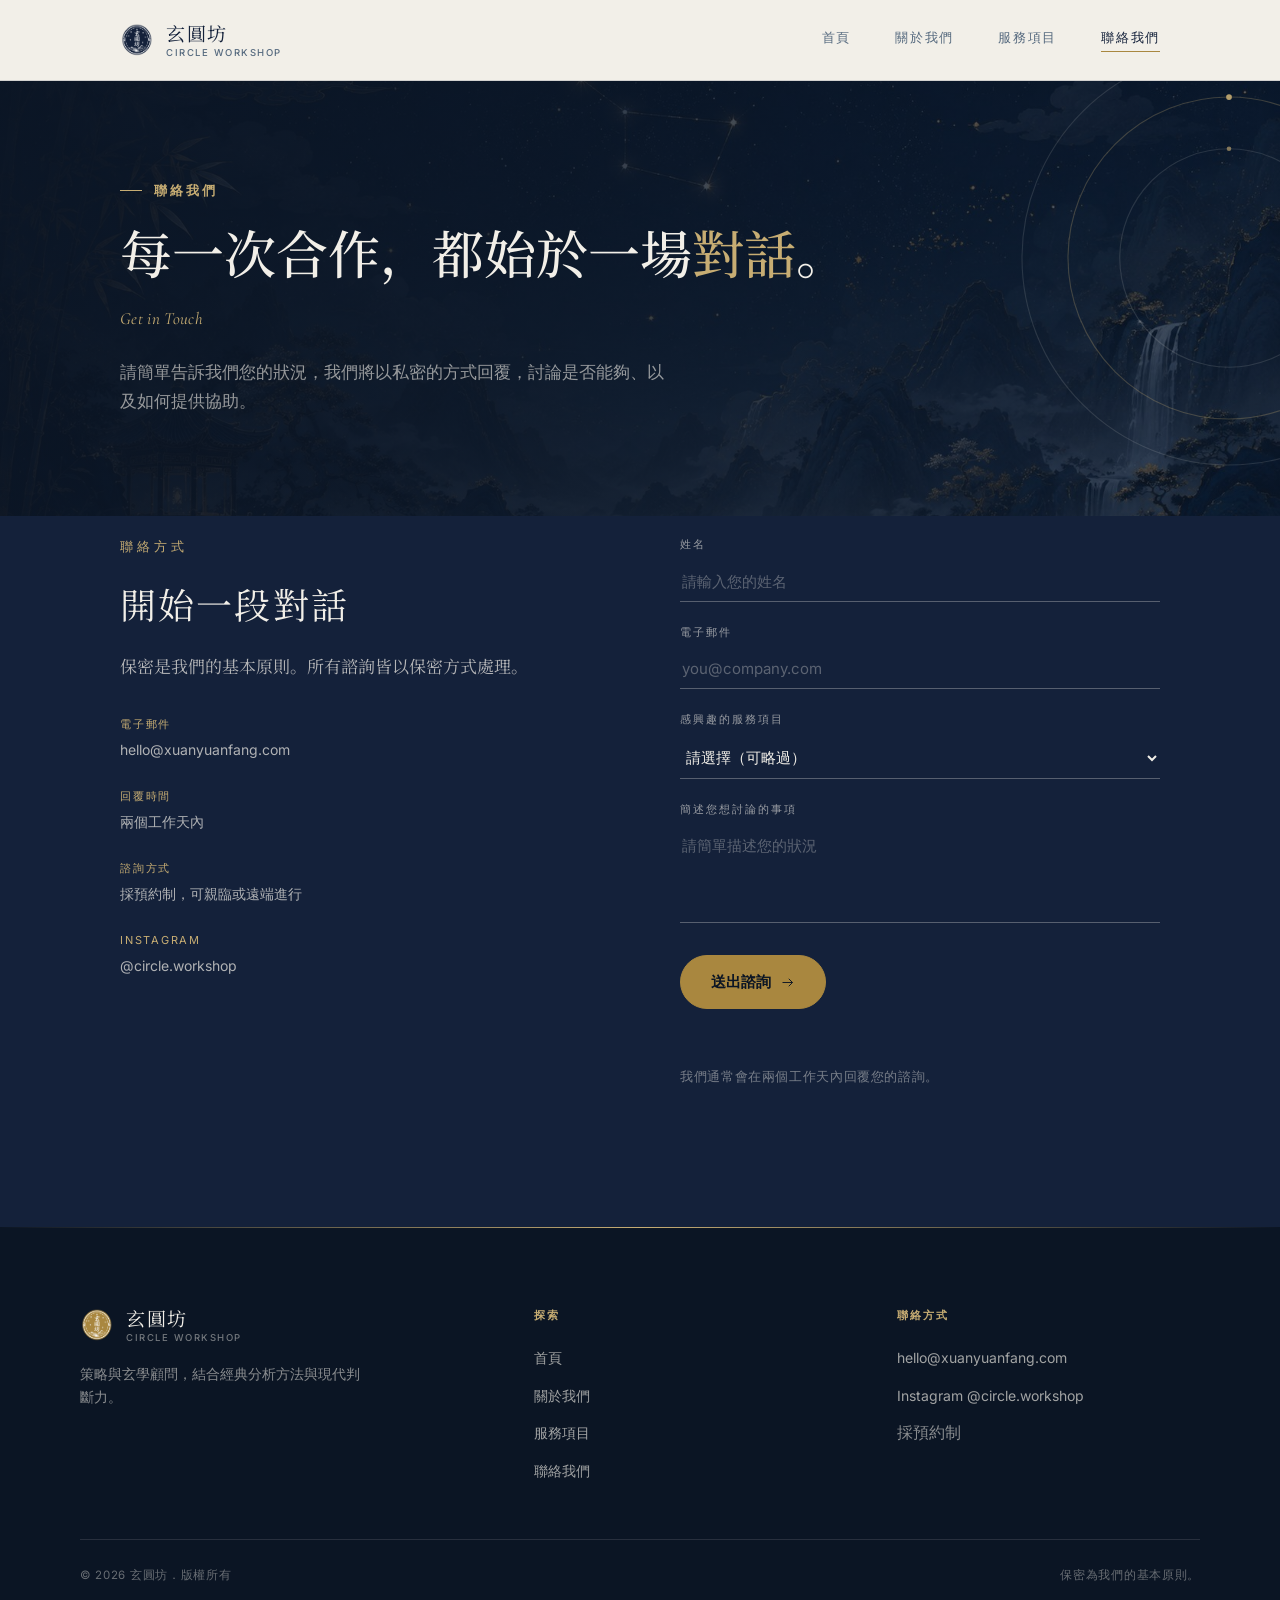
<file: contact.html>
<!DOCTYPE html>
<html lang="zh-Hant">
<head>
<meta charset="UTF-8">
<meta name="viewport" content="width=device-width, initial-scale=1.0">
<title>聯絡我們 — 玄圓坊</title>
<link rel="icon" href="images/logo.png">
<link rel="preconnect" href="https://fonts.googleapis.com">
<link rel="preconnect" href="https://fonts.gstatic.com" crossorigin>
<link href="https://fonts.googleapis.com/css2?family=Noto+Serif+SC:wght@300;400;600&family=Cormorant+Garamond:ital,wght@0,500;0,600;1,400&family=Inter:wght@300;400;500;600&display=swap" rel="stylesheet">
<link rel="stylesheet" href="style.css">
</head>
<body>

<header id="siteHeader">
  <nav class="wrap">
    <a href="index.html" class="brand-mark">
      <img src="images/logo.png" alt="玄圓坊">
      <span class="brand-text">
        <span class="brand-cn">玄圓坊</span>
        <span class="brand-en">Circle Workshop</span>
      </span>
    </a>
    <div class="nav-links" id="navLinks">
      <a href="index.html">首頁</a>
      <a href="about.html">關於我們</a>
      <a href="services.html">服務項目</a>
      <a href="contact.html" class="active">聯絡我們</a>
    </div>
    <button class="nav-toggle" id="navToggle" aria-label="Toggle menu">
      <span></span><span></span><span></span>
    </button>
  </nav>
</header>

<section class="page-hero">
  <div class="wrap">
    <div class="page-hero-decor" aria-hidden="true">
      <svg viewBox="0 0 400 400" fill="none">
        <circle class="orbit-ring" cx="200" cy="200" r="180"/>
        <circle class="orbit-ring gold arc-draw" cx="200" cy="200" r="140"/>
        <circle class="orbit-ring" cx="200" cy="200" r="95"/>
        <g class="orbit-spin-mid" style="transform-origin:200px 200px;">
          <circle class="orbit-dot" cx="380" cy="200" r="3"/>
        </g>
        <g class="orbit-spin-slow" style="transform-origin:200px 200px;">
          <circle class="orbit-dot" cx="200" cy="60" r="2.5"/>
        </g>
        <g class="orbit-spin-fast" style="transform-origin:200px 200px;">
          <circle class="orbit-dot" cx="200" cy="105" r="2" opacity="0.7"/>
        </g>
      </svg>
    </div>
    <div class="eyebrow">聯絡我們</div>
    <h1>每一次合作，都始於一場<em style="font-style:normal;color:var(--gold-soft);">對話</em>。</h1>
    <div class="cn-sub">Get in Touch</div>
    <p class="lede">請簡單告訴我們您的狀況，我們將以私密的方式回覆，討論是否能夠、以及如何提供協助。</p>
  </div>
</section>

<section class="contact" style="padding-top:20px;">
  <div class="wrap contact-grid">
    <div class="reveal">
      <div class="section-eyebrow">聯絡方式</div>
      <div class="contact-title">開始一段對話</div>
      <p class="contact-sub">保密是我們的基本原則。所有諮詢皆以保密方式處理。</p>

      <div class="contact-details">
        <div class="cd-item">
          <span class="cd-label">電子郵件</span>
          hello@xuanyuanfang.com
        </div>
        <div class="cd-item">
          <span class="cd-label">回覆時間</span>
          兩個工作天內
        </div>
        <div class="cd-item">
          <span class="cd-label">諮詢方式</span>
          採預約制，可親臨或遠端進行
        </div>
        <div class="cd-item">
          <span class="cd-label">Instagram</span>
          <a href="https://instagram.com/circle.workshop" target="_blank" rel="noopener">@circle.workshop</a>
        </div>
      </div>
    </div>

    <form class="contact-form reveal" onsubmit="event.preventDefault(); this.querySelector('.btn').textContent='已收到訊息';">
      <div class="field">
        <label for="name">姓名</label>
        <input type="text" id="name" name="name" placeholder="請輸入您的姓名" required>
      </div>
      <div class="field">
        <label for="email">電子郵件</label>
        <input type="email" id="email" name="email" placeholder="you@company.com" required>
      </div>
      <div class="field">
        <label for="interest">感興趣的服務項目</label>
        <select id="interest" name="interest">
          <option value="">請選擇（可略過）</option>
          <option>奇門遁甲</option>
          <option>其他占卜方法</option>
          <option>風水</option>
          <option>命理分析</option>
          <option>數字能量分析</option>
          <option>流年</option>
          <option>其他服務</option>
        </select>
      </div>
      <div class="field">
        <label for="message">簡述您想討論的事項</label>
        <textarea id="message" name="message" rows="4" placeholder="請簡單描述您的狀況"></textarea>
      </div>
      <button type="submit" class="btn">送出諮詢
        <svg viewBox="0 0 24 24" fill="none" stroke="currentColor" stroke-width="1.5"><path d="M4 12h16M14 6l6 6-6 6"/></svg>
      </button>
      <div class="contact-note">我們通常會在兩個工作天內回覆您的諮詢。</div>
    </form>
  </div>
</section>

<footer>
  <div class="wrap footer-main">
    <div class="footer-brand">
      <div class="brand-mark">
        <img src="images/logo-gold.png" alt="玄圓坊">
        <span class="brand-text">
          <span class="brand-cn">玄圓坊</span>
          <span class="brand-en">Circle Workshop</span>
        </span>
      </div>
      <p>策略與玄學顧問，結合經典分析方法與現代判斷力。</p>
    </div>
    <div class="footer-col">
      <h4>探索</h4>
      <ul>
        <li><a href="index.html">首頁</a></li>
        <li><a href="about.html">關於我們</a></li>
        <li><a href="services.html">服務項目</a></li>
        <li><a href="contact.html">聯絡我們</a></li>
      </ul>
    </div>
    <div class="footer-col">
      <h4>聯絡方式</h4>
      <ul>
        <li><a href="mailto:hello@xuanyuanfang.com">hello@xuanyuanfang.com</a></li>
        <li><a href="https://instagram.com/circle.workshop" target="_blank" rel="noopener">Instagram @circle.workshop</a></li>
        <li>採預約制</li>
      </ul>
    </div>
  </div>
  <div class="wrap footer-bottom">
    <div>&copy; 2026 玄圓坊．版權所有</div>
    <div>保密為我們的基本原則。</div>
  </div>
</footer>

<script src="script.js"></script>
</body>
</html>
</file>
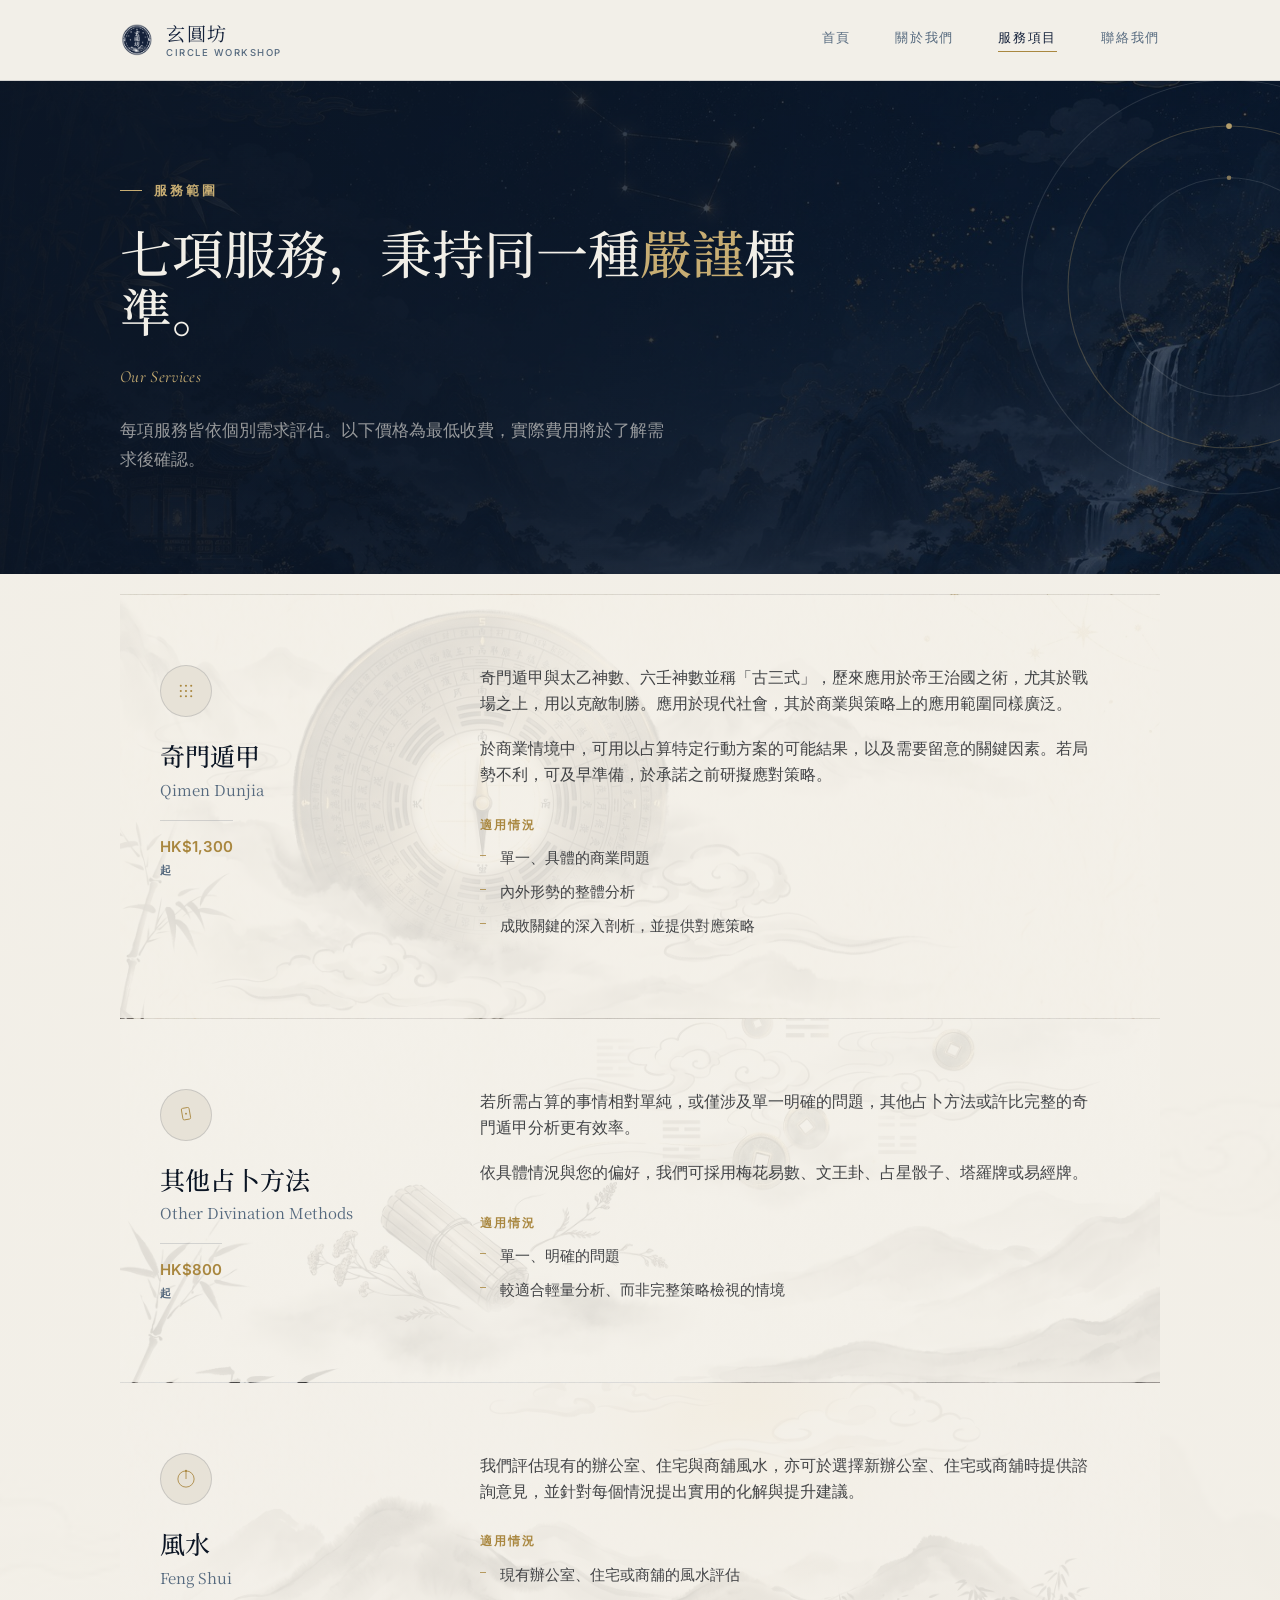
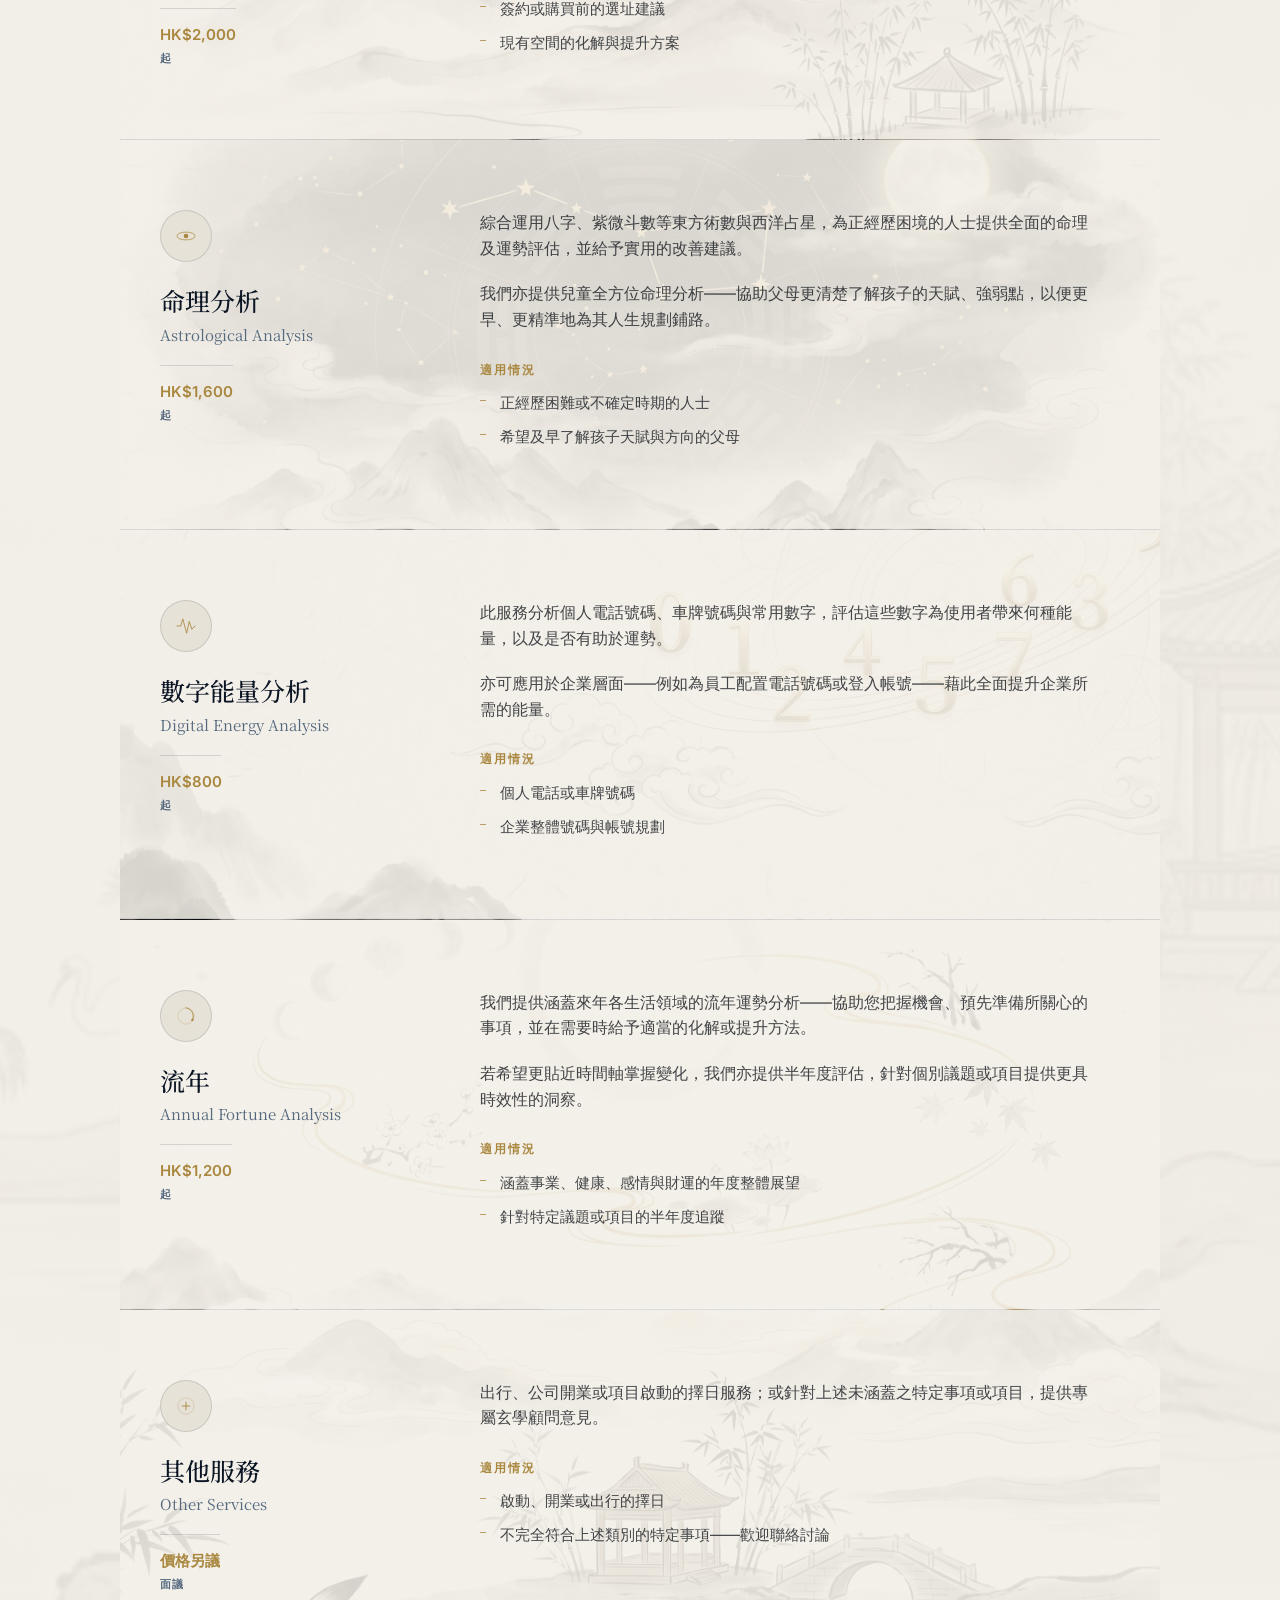
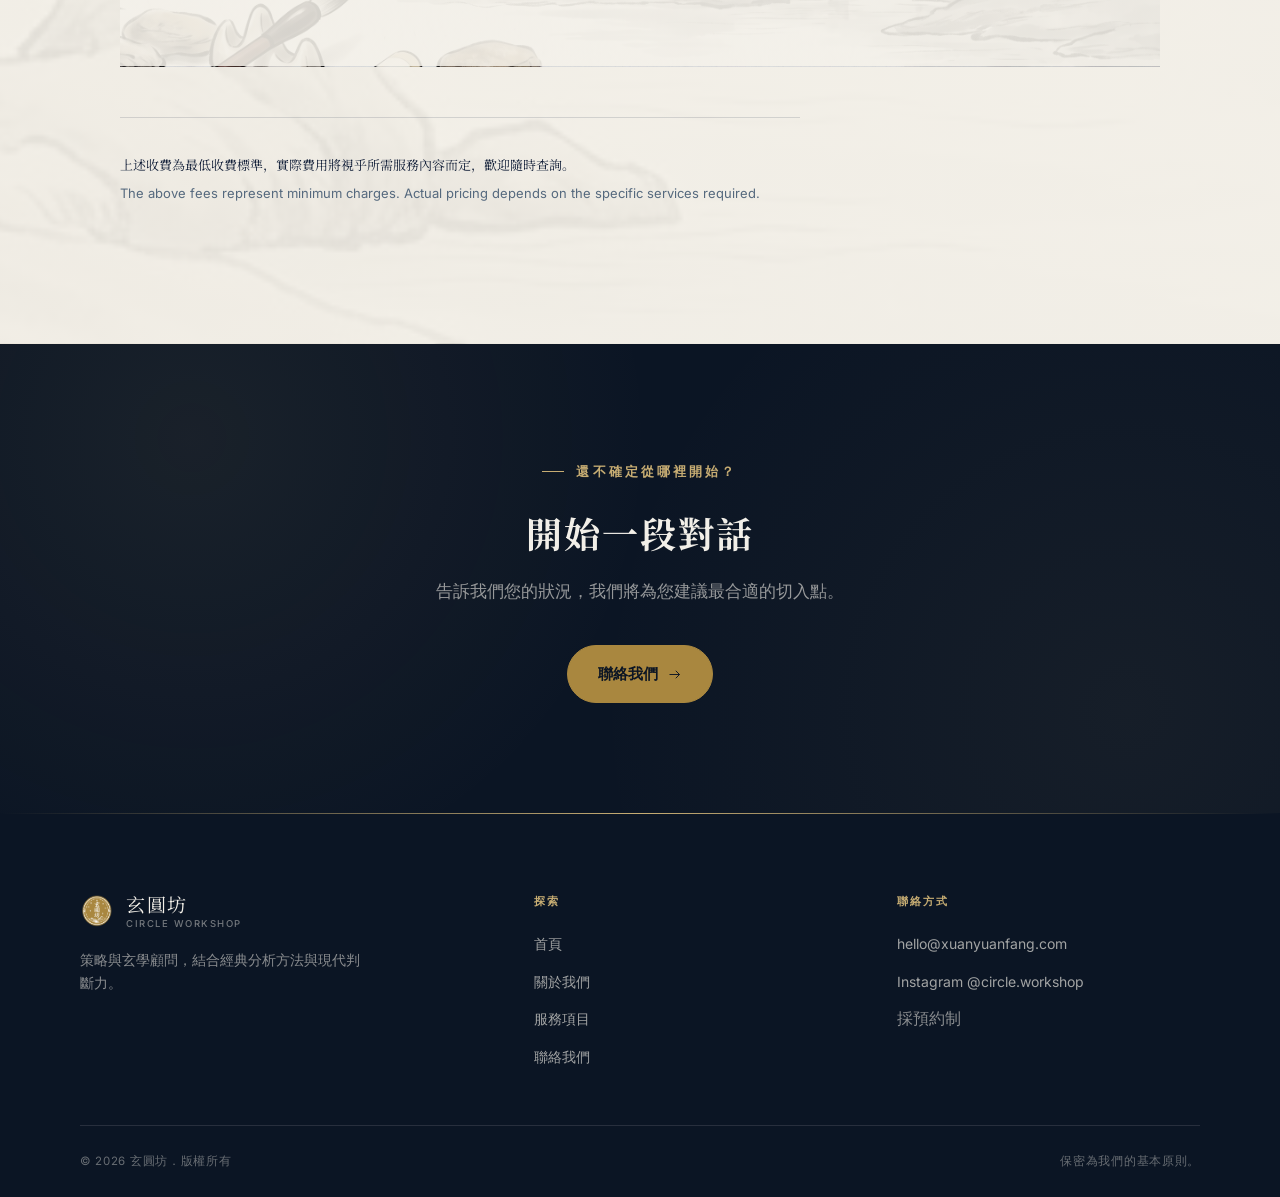
<file: services.html>
<!DOCTYPE html>
<html lang="zh-Hant">
<head>
<meta charset="UTF-8">
<meta name="viewport" content="width=device-width, initial-scale=1.0">
<title>服務項目 — 玄圓坊</title>
<link rel="icon" href="images/logo.png">
<link rel="preconnect" href="https://fonts.googleapis.com">
<link rel="preconnect" href="https://fonts.gstatic.com" crossorigin>
<link href="https://fonts.googleapis.com/css2?family=Noto+Serif+SC:wght@300;400;600&family=Cormorant+Garamond:ital,wght@0,500;0,600;1,400&family=Inter:wght@300;400;500;600&display=swap" rel="stylesheet">
<link rel="stylesheet" href="style.css">
</head>
<body>

<header id="siteHeader">
  <nav class="wrap">
    <a href="index.html" class="brand-mark">
      <img src="images/logo.png" alt="玄圓坊">
      <span class="brand-text">
        <span class="brand-cn">玄圓坊</span>
        <span class="brand-en">Circle Workshop</span>
      </span>
    </a>
    <div class="nav-links" id="navLinks">
      <a href="index.html">首頁</a>
      <a href="about.html">關於我們</a>
      <a href="services.html" class="active">服務項目</a>
      <a href="contact.html">聯絡我們</a>
    </div>
    <button class="nav-toggle" id="navToggle" aria-label="Toggle menu">
      <span></span><span></span><span></span>
    </button>
  </nav>
</header>

<section class="page-hero">
  <div class="wrap">
    <div class="page-hero-decor" aria-hidden="true">
      <svg viewBox="0 0 400 400" fill="none">
        <circle class="orbit-ring" cx="200" cy="200" r="180"/>
        <circle class="orbit-ring gold arc-draw" cx="200" cy="200" r="140"/>
        <circle class="orbit-ring" cx="200" cy="200" r="95"/>
        <g class="orbit-spin-mid" style="transform-origin:200px 200px;">
          <circle class="orbit-dot" cx="380" cy="200" r="3"/>
        </g>
        <g class="orbit-spin-slow" style="transform-origin:200px 200px;">
          <circle class="orbit-dot" cx="200" cy="60" r="2.5"/>
        </g>
        <g class="orbit-spin-fast" style="transform-origin:200px 200px;">
          <circle class="orbit-dot" cx="200" cy="105" r="2" opacity="0.7"/>
        </g>
      </svg>
    </div>
    <div class="eyebrow">服務範圍</div>
    <h1>七項服務，秉持同一種<em style="font-style:normal;color:var(--gold-soft);">嚴謹</em>標準。</h1>
    <div class="cn-sub">Our Services</div>
    <p class="lede">每項服務皆依個別需求評估。以下價格為最低收費，實際費用將於了解需求後確認。</p>
  </div>
</section>

<section class="service-listing" style="padding-top:20px;">
  <div class="wrap">

    <div id="qimen-dunjia" class="service-detail reveal" style="background-image: linear-gradient(rgba(242,239,232,0.88), rgba(242,239,232,0.88)), url('images/service-qimen.jpg');">
      <div class="sd-label">
        <div class="sd-mark">
          <svg viewBox="0 0 40 40"><g fill="var(--gold)">
            <circle cx="12" cy="12" r="1.6"/><circle cx="20" cy="12" r="1.6"/><circle cx="28" cy="12" r="1.6"/>
            <circle cx="12" cy="20" r="1.6"/><circle cx="20" cy="20" r="1.6"/><circle cx="28" cy="20" r="1.6"/>
            <circle cx="12" cy="28" r="1.6"/><circle cx="20" cy="28" r="1.6"/><circle cx="28" cy="28" r="1.6"/>
          </g></svg>
        </div>
        <div class="sd-name">奇門遁甲</div>
        <div class="sd-cn">Qimen Dunjia</div>
        <div class="sd-price">HK$1,300<span class="fee-note">起</span></div>
      </div>
      <div class="sd-body">
        <p>奇門遁甲與太乙神數、六壬神數並稱「古三式」，歷來應用於帝王治國之術，尤其於戰場之上，用以克敵制勝。應用於現代社會，其於商業與策略上的應用範圍同樣廣泛。</p>
        <p>於商業情境中，可用以占算特定行動方案的可能結果，以及需要留意的關鍵因素。若局勢不利，可及早準備，於承諾之前研擬應對策略。</p>
        <h4>適用情況</h4>
        <ul>
          <li>單一、具體的商業問題</li>
          <li>內外形勢的整體分析</li>
          <li>成敗關鍵的深入剖析，並提供對應策略</li>
        </ul>
      </div>
    </div>

    <div id="other-divination" class="service-detail reveal" style="background-image: linear-gradient(rgba(242,239,232,0.88), rgba(242,239,232,0.88)), url('images/service-divination.jpg');">
      <div class="sd-label">
        <div class="sd-mark">
          <svg viewBox="0 0 40 40"><g fill="none" stroke="var(--gold)" stroke-width="1.3">
            <rect x="14" y="9" width="12" height="18" rx="2.2" transform="rotate(-10 20 18)"/>
          </g><circle cx="20" cy="18" r="1.4" fill="var(--gold)"/></svg>
        </div>
        <div class="sd-name">其他占卜方法</div>
        <div class="sd-cn">Other Divination Methods</div>
        <div class="sd-price">HK$800<span class="fee-note">起</span></div>
      </div>
      <div class="sd-body">
        <p>若所需占算的事情相對單純，或僅涉及單一明確的問題，其他占卜方法或許比完整的奇門遁甲分析更有效率。</p>
        <p>依具體情況與您的偏好，我們可採用梅花易數、文王卦、占星骰子、塔羅牌或易經牌。</p>
        <h4>適用情況</h4>
        <ul>
          <li>單一、明確的問題</li>
          <li>較適合輕量分析、而非完整策略檢視的情境</li>
        </ul>
      </div>
    </div>

    <div id="feng-shui" class="service-detail reveal" style="background-image: linear-gradient(rgba(242,239,232,0.88), rgba(242,239,232,0.88)), url('images/service-fengshui.jpg');">
      <div class="sd-label">
        <div class="sd-mark">
          <svg viewBox="0 0 40 40"><circle cx="20" cy="20" r="12.5" fill="none" stroke="var(--gold)" stroke-width="1.3"/>
            <line x1="20" y1="20" x2="20" y2="7.5" stroke="var(--gold)" stroke-width="1.3"/>
            <circle cx="20" cy="7.5" r="1.6" fill="var(--gold)"/></svg>
        </div>
        <div class="sd-name">風水</div>
        <div class="sd-cn">Feng Shui</div>
        <div class="sd-price">HK$2,000<span class="fee-note">起</span></div>
      </div>
      <div class="sd-body">
        <p>我們評估現有的辦公室、住宅與商舖風水，亦可於選擇新辦公室、住宅或商舖時提供諮詢意見，並針對每個情況提出實用的化解與提升建議。</p>
        <h4>適用情況</h4>
        <ul>
          <li>現有辦公室、住宅或商舖的風水評估</li>
          <li>簽約或購買前的選址建議</li>
          <li>現有空間的化解與提升方案</li>
        </ul>
      </div>
    </div>

    <div id="astrological-analysis" class="service-detail reveal" style="background-image: linear-gradient(rgba(242,239,232,0.88), rgba(242,239,232,0.88)), url('images/service-astrology.jpg');">
      <div class="sd-label">
        <div class="sd-mark">
          <svg viewBox="0 0 40 40"><ellipse cx="20" cy="20" rx="14" ry="6" fill="none" stroke="var(--gold)" stroke-width="1.1"/>
            <circle cx="20" cy="20" r="3.6" fill="var(--gold)"/></svg>
        </div>
        <div class="sd-name">命理分析</div>
        <div class="sd-cn">Astrological Analysis</div>
        <div class="sd-price">HK$1,600<span class="fee-note">起</span></div>
      </div>
      <div class="sd-body">
        <p>綜合運用八字、紫微斗數等東方術數與西洋占星，為正經歷困境的人士提供全面的命理及運勢評估，並給予實用的改善建議。</p>
        <p>我們亦提供兒童全方位命理分析——協助父母更清楚了解孩子的天賦、強弱點，以便更早、更精準地為其人生規劃鋪路。</p>
        <h4>適用情況</h4>
        <ul>
          <li>正經歷困難或不確定時期的人士</li>
          <li>希望及早了解孩子天賦與方向的父母</li>
        </ul>
      </div>
    </div>

    <div id="digital-energy" class="service-detail reveal" style="background-image: linear-gradient(rgba(242,239,232,0.88), rgba(242,239,232,0.88)), url('images/service-digital.jpg');">
      <div class="sd-label">
        <div class="sd-mark">
          <svg viewBox="0 0 40 40"><polyline points="6,20 12,20 15,9 21,31 25,13 29,25 34,20" fill="none" stroke="var(--gold)" stroke-width="1.3" stroke-linecap="round" stroke-linejoin="round"/></svg>
        </div>
        <div class="sd-name">數字能量分析</div>
        <div class="sd-cn">Digital Energy Analysis</div>
        <div class="sd-price">HK$800<span class="fee-note">起</span></div>
      </div>
      <div class="sd-body">
        <p>此服務分析個人電話號碼、車牌號碼與常用數字，評估這些數字為使用者帶來何種能量，以及是否有助於運勢。</p>
        <p>亦可應用於企業層面——例如為員工配置電話號碼或登入帳號——藉此全面提升企業所需的能量。</p>
        <h4>適用情況</h4>
        <ul>
          <li>個人電話或車牌號碼</li>
          <li>企業整體號碼與帳號規劃</li>
        </ul>
      </div>
    </div>

    <div id="annual-fortune" class="service-detail reveal" style="background-image: linear-gradient(rgba(242,239,232,0.88), rgba(242,239,232,0.88)), url('images/service-fortune.jpg');">
      <div class="sd-label">
        <div class="sd-mark">
          <svg viewBox="0 0 40 40"><circle cx="20" cy="20" r="12.5" fill="none" stroke="var(--gold)" stroke-width="1.1" opacity="0.35"/>
            <path d="M20 7.5 A12.5 12.5 0 0 1 29.8 26" fill="none" stroke="var(--gold)" stroke-width="1.4" stroke-linecap="round"/>
            <circle cx="29.8" cy="26" r="1.8" fill="var(--gold)"/></svg>
        </div>
        <div class="sd-name">流年</div>
        <div class="sd-cn">Annual Fortune Analysis</div>
        <div class="sd-price">HK$1,200<span class="fee-note">起</span></div>
      </div>
      <div class="sd-body">
        <p>我們提供涵蓋來年各生活領域的流年運勢分析——協助您把握機會、預先準備所關心的事項，並在需要時給予適當的化解或提升方法。</p>
        <p>若希望更貼近時間軸掌握變化，我們亦提供半年度評估，針對個別議題或項目提供更具時效性的洞察。</p>
        <h4>適用情況</h4>
        <ul>
          <li>涵蓋事業、健康、感情與財運的年度整體展望</li>
          <li>針對特定議題或項目的半年度追蹤</li>
        </ul>
      </div>
    </div>

    <div id="other-services" class="service-detail reveal" style="background-image: linear-gradient(rgba(242,239,232,0.88), rgba(242,239,232,0.88)), url('images/service-other.jpg');">
      <div class="sd-label">
        <div class="sd-mark">
          <svg viewBox="0 0 40 40"><circle cx="20" cy="20" r="12.5" fill="none" stroke="var(--gold)" stroke-width="1.1" opacity="0.35"/>
            <line x1="20" y1="13.5" x2="20" y2="26.5" stroke="var(--gold)" stroke-width="1.4"/>
            <line x1="13.5" y1="20" x2="26.5" y2="20" stroke="var(--gold)" stroke-width="1.4"/></svg>
        </div>
        <div class="sd-name">其他服務</div>
        <div class="sd-cn">Other Services</div>
        <div class="sd-price">價格另議<span class="fee-note">面議</span></div>
      </div>
      <div class="sd-body">
        <p>出行、公司開業或項目啟動的擇日服務；或針對上述未涵蓋之特定事項或項目，提供專屬玄學顧問意見。</p>
        <h4>適用情況</h4>
        <ul>
          <li>啟動、開業或出行的擇日</li>
          <li>不完全符合上述類別的特定事項——歡迎聯絡討論</li>
        </ul>
      </div>
    </div>

    <div class="fee-disclaimer reveal">
      <span class="cn">上述收費為最低收費標準，實際費用將視乎所需服務內容而定，歡迎隨時查詢。</span>
      The above fees represent minimum charges. Actual pricing depends on the specific services required.
    </div>

  </div>
</section>

<section class="cta-banner">
  <div class="wrap" style="text-align:center;">
    <div class="cta-eyebrow reveal in-view">還不確定從哪裡開始？</div>
    <h2 class="cta-title reveal in-view">開始一段對話</h2>
    <p class="cta-sub reveal in-view">告訴我們您的狀況，我們將為您建議最合適的切入點。</p>
    <div class="cta-buttons reveal in-view">
      <a class="btn" href="contact.html">聯絡我們
        <svg viewBox="0 0 24 24" fill="none" stroke="currentColor" stroke-width="1.5"><path d="M4 12h16M14 6l6 6-6 6"/></svg>
      </a>
    </div>
  </div>
</section>

<footer>
  <div class="wrap footer-main">
    <div class="footer-brand">
      <div class="brand-mark">
        <img src="images/logo-gold.png" alt="玄圓坊">
        <span class="brand-text">
          <span class="brand-cn">玄圓坊</span>
          <span class="brand-en">Circle Workshop</span>
        </span>
      </div>
      <p>策略與玄學顧問，結合經典分析方法與現代判斷力。</p>
    </div>
    <div class="footer-col">
      <h4>探索</h4>
      <ul>
        <li><a href="index.html">首頁</a></li>
        <li><a href="about.html">關於我們</a></li>
        <li><a href="services.html">服務項目</a></li>
        <li><a href="contact.html">聯絡我們</a></li>
      </ul>
    </div>
    <div class="footer-col">
      <h4>聯絡方式</h4>
      <ul>
        <li><a href="mailto:hello@xuanyuanfang.com">hello@xuanyuanfang.com</a></li>
        <li><a href="https://instagram.com/circle.workshop" target="_blank" rel="noopener">Instagram @circle.workshop</a></li>
        <li>採預約制</li>
      </ul>
    </div>
  </div>
  <div class="wrap footer-bottom">
    <div>&copy; 2026 玄圓坊．版權所有</div>
    <div>保密為我們的基本原則。</div>
  </div>
</footer>

<script src="script.js"></script>
</body>
</html>
</file>
<file: style.css>
:root{
  --navy: #14213A;
  --navy-deep: #0B1524;
  --blue-grey: #55697E;
  --paper: #F2EFE8;
  --paper-dim: #E7E2D7;
  --gold: #A9873F;
  --gold-soft: #C7AD73;
  --ink: #171A1F;
  --line: rgba(20,33,58,0.14);
  --serif-cn: 'Noto Serif SC', serif;
  --serif-en: 'Cormorant Garamond', serif;
  --sans: 'Inter', -apple-system, sans-serif;
}

*{ margin:0; padding:0; box-sizing:border-box; }
html{ scroll-behavior:smooth; }

body{
  background:var(--paper);
  color:var(--ink);
  font-family:var(--sans);
  font-weight:400;
  line-height:1.6;
  overflow-x:hidden;
}

a{ color:inherit; text-decoration:none; }
::selection{ background:var(--gold-soft); color:var(--navy-deep); }
a:focus-visible, button:focus-visible, input:focus-visible, textarea:focus-visible{
  outline:2px solid var(--gold);
  outline-offset:4px;
}

.wrap{ max-width:1120px; margin:0 auto; padding:0 40px; }

/* ---------- NAV ---------- */
header{
  position:fixed; top:0; left:0; right:0; z-index:100;
  padding:22px 0;
  background:var(--paper);
  border-bottom:1px solid var(--line);
  transition:padding .4s ease, box-shadow .4s ease;
}
header.scrolled{
  padding:14px 0;
  box-shadow:0 8px 24px -18px rgba(11,21,36,0.25);
  border-bottom:1px solid var(--line);
}
nav.wrap{ display:flex; align-items:center; justify-content:space-between; }
.brand-mark{
  display:flex; align-items:center; gap:12px;
  font-family:var(--serif-cn); font-size:19px; letter-spacing:0.08em; color:var(--navy);
}
.brand-mark svg{ width:26px; height:26px; display:block; }
.brand-mark img{ width:34px; height:34px; display:block; }
.brand-text{ display:flex; flex-direction:column; line-height:1.2; gap:2px; }
.brand-cn{ font-family:var(--serif-cn); font-size:19px; letter-spacing:0.08em; }
.brand-en{
  font-family:var(--sans); font-size:9.5px; font-weight:500; letter-spacing:0.16em;
  text-transform:uppercase; color:var(--blue-grey);
}
.footer-brand .brand-en{ color:rgba(242,239,232,0.45); }

.nav-links{
  display:flex; gap:44px; font-size:12.5px;
  letter-spacing:0.14em; text-transform:uppercase; color:var(--blue-grey);
}
.nav-links a{ position:relative; padding-bottom:4px; transition:color .3s ease; }
.nav-links a:hover, .nav-links a.active{ color:var(--navy); }
.nav-links a::after{
  content:''; position:absolute; left:0; bottom:0; width:0; height:1px;
  background:var(--gold); transition:width .35s ease;
}
.nav-links a:hover::after, .nav-links a.active::after{ width:100%; }

.nav-toggle{
  display:none; background:none; border:none; cursor:pointer;
  width:28px; height:20px; position:relative;
}
.nav-toggle span{
  position:absolute; left:0; right:0; height:1px; background:var(--navy);
  transition:transform .3s ease, opacity .3s ease;
}
.nav-toggle span:nth-child(1){ top:0; }
.nav-toggle span:nth-child(2){ top:9px; }
.nav-toggle span:nth-child(3){ top:18px; }

@media (max-width:760px){
  .nav-links{
    position:fixed; top:0; right:0; height:100vh; width:min(280px,78vw);
    background:var(--navy-deep); flex-direction:column; justify-content:center;
    align-items:flex-start; gap:30px; padding:0 44px;
    transform:translateX(100%); transition:transform .45s ease; color:var(--paper);
  }
  .nav-links.open{ transform:translateX(0); }
  .nav-links a{ color:rgba(242,239,232,0.8); }
  .nav-links a:hover, .nav-links a.active{ color:var(--gold-soft); }
  .nav-toggle{ display:block; z-index:110; }
  header.menu-open .nav-toggle span:nth-child(1){ transform:translateY(9px) rotate(45deg); }
  header.menu-open .nav-toggle span:nth-child(2){ opacity:0; }
  header.menu-open .nav-toggle span:nth-child(3){ transform:translateY(-9px) rotate(-45deg); }
}

/* ---------- PAGE HERO (interior pages, dark) ---------- */
.page-hero{
  padding:180px 0 100px;
  text-align:left;
  position:relative;
  overflow:hidden;
  background:
    linear-gradient(100deg, rgba(11,21,36,0.94) 0%, rgba(11,21,36,0.82) 45%, rgba(11,21,36,0.55) 100%),
    var(--navy-deep) url('images/hero-bg.jpg') center 38% / cover no-repeat;
}
.page-hero-decor{
  position:absolute; top:50%; right:-14%; transform:translateY(-50%);
  width:min(460px, 44vw); height:min(460px, 44vw); pointer-events:none; z-index:1; opacity:0.9;
}
.eyebrow{
  display:flex; align-items:center; gap:12px;
  font-family:var(--sans); font-size:13px; font-weight:600; letter-spacing:0.24em; text-transform:uppercase;
  color:var(--gold-soft); margin-bottom:22px; position:relative; z-index:2;
}
.eyebrow::before{ content:''; width:22px; height:1px; background:var(--gold-soft); }
.page-hero h1{
  font-family:var(--serif-cn); font-weight:500;
  font-size:clamp(32px, 5vw, 52px); color:var(--paper); max-width:760px; line-height:1.12;
  position:relative; z-index:2;
}
.page-hero .cn-sub{
  font-family:var(--serif-en); font-style:italic; font-size:17px; letter-spacing:0.02em;
  color:var(--gold-soft); margin-top:24px; position:relative; z-index:2;
}
.page-hero p.lede{
  font-family:var(--sans); font-weight:400; font-size:16.5px; line-height:1.75;
  color:rgba(242,239,232,0.6); max-width:560px; margin-top:26px; position:relative; z-index:2;
}

/* ---------- CTA BANNER TEXT (dedicated, avoids hero-class collisions) ---------- */
.cta-eyebrow{
  display:inline-flex; align-items:center; gap:12px; justify-content:center;
  font-family:var(--sans); font-size:13px; font-weight:600; letter-spacing:0.24em; text-transform:uppercase;
  color:var(--gold-soft); margin-bottom:22px;
}
.cta-eyebrow::before{ content:''; width:22px; height:1px; background:var(--gold-soft); }
.cta-title{
  font-family:var(--serif-cn); font-size:clamp(26px,3.6vw,36px); color:var(--paper);
  letter-spacing:0.06em; margin-bottom:16px;
}
.cta-sub{
  font-family:var(--sans); font-weight:300; font-size:16.5px; line-height:1.7;
  color:rgba(242,239,232,0.6); max-width:460px; margin:0 auto 40px;
}
.cta-buttons{ display:flex; gap:16px; justify-content:center; flex-wrap:wrap; }

/* ---------- HOME HERO (dark, left-aligned) ---------- */
.hero{
  min-height:100vh; display:flex; align-items:center; position:relative;
  overflow:hidden; padding:150px 0 100px;
  background:
    linear-gradient(100deg, rgba(11,21,36,0.8) 0%, rgba(11,21,36,0.62) 45%, rgba(11,21,36,0.3) 100%),
    var(--navy-deep) url('images/hero-bg.jpg') center 38% / cover no-repeat;
}
.hero-decor{
  position:absolute; top:50%; right:-8%; transform:translateY(-50%);
  width:min(680px, 60vw); height:min(680px, 60vw); pointer-events:none; z-index:1;
}
.orbit-ring{ fill:none; stroke:rgba(242,239,232,0.14); stroke-width:1; }
.orbit-ring.gold{ stroke:var(--gold-soft); opacity:0.3; }
.orbit-dot{ fill:var(--gold-soft); }
@media (prefers-reduced-motion: no-preference){
  .orbit-spin-slow{ animation:spin 200s linear infinite; }
  .orbit-spin-mid{ animation:spin 120s linear infinite reverse; }
  .orbit-spin-fast{ animation:spin 70s linear infinite; }
  @keyframes spin{ to{ transform:rotate(360deg); } }
  .arc-draw{ stroke-dasharray:1400; stroke-dashoffset:1400; animation:draw 2.6s cubic-bezier(.4,0,.2,1) forwards; }
  .arc-draw.delay1{ animation-delay:.3s; }
  .arc-draw.delay2{ animation-delay:.55s; }
  @keyframes draw{ to{ stroke-dashoffset:0; } }
}

.hero-inner{
  position:relative; z-index:2;
  max-width:660px;
}
.hero-eyebrow{
  display:flex; align-items:center; gap:12px;
  font-family:var(--sans); font-size:13px; font-weight:600; letter-spacing:0.24em; text-transform:uppercase;
  color:var(--gold-soft); margin-bottom:26px; opacity:0; animation:fadeUp .9s ease forwards .2s;
}
.hero-eyebrow::before{ content:''; width:22px; height:1px; background:var(--gold-soft); }

.hero-couplet{
  display:flex; align-items:baseline; gap:16px; flex-wrap:wrap;
  margin-bottom:28px; opacity:0; animation:fadeUp 1s ease forwards .4s;
}
.couplet-cn{ font-family:var(--serif-cn); font-size:20px; color:var(--gold-soft); letter-spacing:0.05em; }
.couplet-en{ font-family:var(--sans); font-size:14px; color:rgba(242,239,232,0.5); font-weight:300; }

.hero-headline{
  font-family:var(--serif-cn); font-weight:500; font-size:clamp(34px, 5vw, 56px);
  line-height:1.1; color:var(--paper); margin-bottom:30px; letter-spacing:-0.01em;
  opacity:0; animation:fadeUp 1.05s ease forwards .55s;
}
.hero-headline em{ font-style:italic; color:var(--gold-soft); font-weight:500; }

.hero-lede{
  font-family:var(--sans); font-size:16.5px; font-weight:400; line-height:1.75;
  color:rgba(242,239,232,0.62); max-width:520px; margin-bottom:44px;
  opacity:0; animation:fadeUp 1.05s ease forwards .75s;
}

.hero-cta{ display:flex; gap:16px; flex-wrap:wrap; opacity:0; animation:fadeUp 1.05s ease forwards .95s; }

@keyframes fadeUp{ from{ opacity:0; transform:translateY(16px); } to{ opacity:1; transform:translateY(0); } }

.btn{
  display:inline-flex; align-items:center; gap:9px;
  font-family:var(--sans); font-weight:600; font-size:15px; letter-spacing:0; text-transform:none;
  color:var(--navy-deep); background:var(--gold); border:1px solid var(--gold);
  border-radius:999px; padding:16px 30px; cursor:pointer;
  transition:transform .3s ease, box-shadow .3s ease, background .3s ease, border-color .3s ease;
}
.btn:hover{ background:var(--gold-soft); border-color:var(--gold-soft); transform:translateY(-2px); box-shadow:0 14px 28px -14px rgba(169,135,63,0.55); color:var(--navy-deep); }
.btn svg{ width:15px; height:15px; transition:transform .35s ease; }
.btn:hover svg{ transform:translateX(4px); }
.btn.ghost{ background:transparent; border-color:rgba(20,33,58,0.28); color:var(--navy); }
.btn.ghost:hover{ background:rgba(20,33,58,0.05); box-shadow:none; }
.btn.on-dark{ background:transparent; border-color:rgba(242,239,232,0.35); color:var(--paper); }
.btn.on-dark:hover{ background:rgba(242,239,232,0.08); border-color:var(--paper); box-shadow:none; }

/* ---------- SECTION SHELL ---------- */
section{ padding:140px 0; position:relative; }
#services{
  background-color:var(--paper);
  background-image:
    linear-gradient(rgba(242,239,232,0.93), rgba(242,239,232,0.93)),
    url('images/section-bg.jpg');
  background-size:cover, cover;
  background-position:center, center 55%;
  background-repeat:no-repeat, no-repeat;
}
.service-listing{
  background-color:var(--paper);
  background-image:
    linear-gradient(rgba(242,239,232,0.93), rgba(242,239,232,0.93)),
    url('images/section-bg.jpg');
  background-size:cover, cover;
  background-position:center, center 60%;
  background-repeat:no-repeat, no-repeat;
}
.section-head{ margin-bottom:64px; }
.section-eyebrow{ font-size:13px; letter-spacing:0.3em; text-transform:uppercase; color:var(--gold); margin-bottom:18px; }
.section-title{ font-family:var(--serif-cn); font-weight:500; font-size:clamp(26px, 3.4vw, 38px); color:var(--navy-deep); max-width:640px; line-height:1.3; }
.section-intro{ font-size:16px; font-weight:400; line-height:1.8; color:var(--ink); opacity:0.75; max-width:620px; margin-top:20px; }

.reveal{ opacity:0; transform:translateY(28px); transition:opacity .9s ease, transform .9s ease; }
.reveal.in-view{ opacity:1; transform:translateY(0); }

/* ---------- PHILOSOPHY / TEXT BLOCKS ---------- */
.philosophy{
  background-color:var(--paper);
  background-image:
    linear-gradient(rgba(242,239,232,0.93), rgba(242,239,232,0.93)),
    url('images/section-bg.jpg');
  background-size:cover, cover;
  background-position:center, center 30%;
  background-repeat:no-repeat, no-repeat;
}
.philosophy-grid{ display:grid; grid-template-columns:1fr 1fr; gap:80px; align-items:start; }
.philosophy p{ font-size:16.5px; color:var(--ink); opacity:0.82; margin-bottom:22px; max-width:480px; }
.philosophy p:last-child{ margin-bottom:0; }
.quote-block{ border-left:2px solid var(--gold); padding-left:32px; position:relative; }
.quote-block::before{
  content:'\201C';
  position:absolute; left:-6px; top:-58px;
  font-family:var(--serif-en); font-size:120px; color:var(--gold);
  opacity:0.16; line-height:1; pointer-events:none;
}
.quote-block p{ font-family:var(--serif-cn); font-style:normal; font-size:21px; color:var(--navy-deep); line-height:1.7; max-width:440px; position:relative; z-index:1; }
.quote-attr{
  margin-top:20px; font-size:11.5px; letter-spacing:0.14em; text-transform:uppercase; color:var(--blue-grey);
}

/* ---------- PROCESS / HOW WE WORK ---------- */
.process{
  background-color:var(--navy-deep);
  overflow:hidden;
  background-image:
    linear-gradient(rgba(11,21,36,0.94), rgba(11,21,36,0.94)),
    url('images/section-bg.jpg');
  background-size:cover, cover;
  background-position:center, center 70%;
  background-repeat:no-repeat, no-repeat;
}
.process .section-eyebrow{ color:var(--gold-soft); }
.process .section-title{ color:var(--paper); }
.process-list{
  margin-top:20px; position:relative;
}
.process-list::before{
  content:''; position:absolute; left:29px; top:14px; bottom:14px; width:1px;
  background:rgba(242,239,232,0.16);
}
.process-step{
  display:grid; grid-template-columns:60px 1fr; gap:32px;
  padding:34px 0; position:relative;
}
.process-num{
  width:60px; height:60px; border-radius:50%; border:1px solid var(--gold-soft);
  display:flex; align-items:center; justify-content:center;
  font-family:var(--serif-en); font-size:19px; color:var(--gold-soft);
  background:var(--navy-deep); position:relative; z-index:1; flex-shrink:0;
}
.process-copy h3{
  font-family:var(--serif-cn); font-size:21px; font-weight:500; color:var(--paper); margin-bottom:10px;
}
.process-copy p{ font-size:15px; color:rgba(242,239,232,0.62); max-width:520px; }

@media (max-width:600px){
  .process-step{ grid-template-columns:44px 1fr; gap:20px; }
  .process-num{ width:44px; height:44px; font-size:15px; }
  .process-list::before{ left:21px; }
}
.service-cards{ display:grid; grid-template-columns:repeat(2, 1fr); gap:2px; background:var(--line); border:1px solid var(--line); }
.service-card{
  background:var(--paper); padding:44px 40px; display:flex; flex-direction:column; gap:18px;
  transition:background .35s ease, transform .35s ease, box-shadow .35s ease;
  position:relative;
  background-size:cover; background-position:center; background-repeat:no-repeat;
}
.service-card::before{
  content:''; position:absolute; top:0; left:0; right:0; height:3px;
  background:var(--gold); transform:scaleX(0); transform-origin:left; transition:transform .4s ease;
}
.service-card:hover{
  background:var(--paper-dim);
  transform:translateY(-4px);
  box-shadow:0 22px 40px -26px rgba(11,21,36,0.35);
  z-index:2;
}
.service-card:hover::before{ transform:scaleX(1); }
.service-card .icon-circle{
  width:42px; height:42px; border-radius:50%; border:1px solid var(--line);
  display:flex; align-items:center; justify-content:center; background:var(--paper);
}
.service-card .icon-circle svg{ width:20px; height:20px; }
.service-card .card-top{ display:flex; align-items:center; justify-content:space-between; }
.service-card .price-tag{
  font-family:var(--sans); font-weight:600; font-size:13px; color:var(--gold); letter-spacing:0.02em; white-space:nowrap;
}
.service-card .cn-label{ font-family:var(--serif-cn); font-size:12.5px; color:var(--blue-grey); opacity:0.7; }
.service-card h3{ font-family:var(--serif-cn); font-size:21px; font-weight:500; color:var(--navy-deep); }
.service-card p{ font-size:14.5px; color:var(--ink); opacity:0.72; max-width:380px; flex:1; }
.service-card .learn-more{
  font-size:11.5px; letter-spacing:0.16em; text-transform:uppercase; color:var(--navy);
  display:inline-flex; align-items:center; gap:8px; margin-top:6px; width:fit-content;
  border-bottom:1px solid transparent; transition:border-color .3s ease;
}
.service-card .learn-more:hover{ border-color:var(--gold); }
.service-card .learn-more svg{ width:12px; height:12px; }

@media (max-width:760px){ .service-cards{ grid-template-columns:1fr; } }

/* ---------- DETAILED SERVICES (services.html) ---------- */
.service-detail{
  display:grid; grid-template-columns:260px 1fr; gap:60px;
  padding:70px 40px; border-bottom:1px solid var(--line);
  background-size:cover; background-position:center; background-repeat:no-repeat;
}
.service-detail:first-of-type{ border-top:1px solid var(--line); }
.service-detail .sd-label{ position:sticky; top:120px; align-self:start; }
.service-detail .sd-mark{
  width:52px; height:52px; margin-bottom:22px; border-radius:50%;
  border:1px solid var(--line); display:flex; align-items:center; justify-content:center; background:var(--paper-dim);
}
.service-detail .sd-mark svg{ width:26px; height:26px; }
.service-detail .sd-name{ font-family:var(--serif-cn); font-size:25px; font-weight:500; color:var(--navy-deep); line-height:1.3; }
.service-detail .sd-cn{ font-family:var(--serif-cn); font-size:15px; color:var(--blue-grey); margin-top:6px; }
.service-detail .sd-price{
  display:inline-block; margin-top:18px; font-family:var(--sans); font-weight:600; font-size:15px; color:var(--gold);
  border-top:1px solid var(--line); padding-top:14px;
}
.service-detail .sd-price .fee-note{
  display:block; font-family:var(--sans); font-size:10.5px; letter-spacing:0.08em; text-transform:uppercase;
  color:var(--blue-grey); margin-top:4px;
}
.sd-body p{ font-size:16px; color:var(--ink); opacity:0.8; margin-bottom:20px; max-width:620px; }
.sd-body h4{
  font-size:11.5px; letter-spacing:0.16em; text-transform:uppercase; color:var(--gold);
  margin:28px 0 12px;
}
.sd-body ul{ list-style:none; }
.sd-body li{
  font-size:15px; color:var(--ink); opacity:0.8; padding-left:20px; position:relative; margin-bottom:10px; max-width:600px;
}
.sd-body li::before{ content:''; position:absolute; left:0; top:9px; width:6px; height:1px; background:var(--gold); }

@media (max-width:820px){
  .service-detail{ grid-template-columns:1fr; gap:20px; }
  .service-detail .sd-label{ position:static; }
}

.fee-disclaimer{
  margin-top:50px; padding-top:36px; border-top:1px solid var(--line);
  font-size:13px; color:var(--blue-grey); max-width:680px; line-height:1.7;
}
.fee-disclaimer .cn{ font-family:var(--serif-cn); display:block; margin-bottom:6px; color:var(--navy); }

/* ---------- FOUNDER / ABOUT ---------- */
.founder{
  background-color:var(--paper);
  background-image:
    linear-gradient(rgba(242,239,232,0.93), rgba(242,239,232,0.93)),
    url('images/section-bg.jpg');
  background-size:cover, cover;
  background-position:center, center 40%;
  background-repeat:no-repeat, no-repeat;
}
.founder-grid{ display:grid; grid-template-columns:280px 1fr; gap:80px; align-items:start; }
.founder-mark{ width:100%; aspect-ratio:1/1; border:1px solid var(--line); display:flex; align-items:center; justify-content:center; background:var(--paper-dim); padding:14%; }
.founder-mark svg{ width:52%; height:52%; }
.founder-mark img{ width:100%; height:100%; object-fit:contain; }
.founder-copy .section-eyebrow{ margin-bottom:10px; }
.founder-name{ font-family:var(--serif-cn); font-size:25px; color:var(--navy-deep); margin-bottom:26px; font-weight:500; }
.founder-copy p{ font-size:16px; color:var(--ink); opacity:0.82; margin-bottom:20px; max-width:560px; }
.founder-copy p:last-child{ margin-bottom:0; }
.founder-signoff{ margin-top:30px; font-family:var(--serif-cn); font-style:normal; font-size:16px; color:var(--blue-grey); }

@media (max-width:760px){
  .founder-grid{ grid-template-columns:1fr; }
  .founder-mark{ max-width:180px; }
}

/* ---------- VISION / VALUES (about.html) ---------- */
.values{ background:var(--navy-deep); color:var(--paper); }
.values .section-eyebrow{ color:var(--gold-soft); }
.values .section-title{ color:var(--paper); }
.value-grid{ display:grid; grid-template-columns:repeat(3, 1fr); gap:56px; margin-top:20px; }
.value-item .v-num{ font-family:var(--serif-en); font-size:14px; color:var(--gold-soft); margin-bottom:16px; }
.value-item h3{ font-family:var(--serif-cn); font-size:20px; font-weight:500; margin-bottom:14px; }
.value-item p{ font-size:14.5px; color:rgba(242,239,232,0.68); }
@media (max-width:820px){ .value-grid{ grid-template-columns:1fr; gap:40px; } }

.timeline{ border-top:1px solid var(--line); margin-top:20px; }
.timeline-row{ display:grid; grid-template-columns:140px 1fr; gap:40px; padding:32px 0; border-bottom:1px solid var(--line); }
.timeline-row .t-year{ font-family:var(--serif-cn); font-size:18px; color:var(--gold); }
.timeline-row .t-copy h4{ font-size:16px; color:var(--navy-deep); margin-bottom:8px; font-weight:500; }
.timeline-row .t-copy p{ font-size:14.5px; color:var(--ink); opacity:0.75; max-width:520px; }
@media (max-width:600px){ .timeline-row{ grid-template-columns:1fr; gap:8px; } }

/* ---------- CONTACT ---------- */
.contact{ background:var(--navy); color:var(--paper); }
.contact-grid{ display:grid; grid-template-columns:1fr 1fr; gap:80px; }
.contact .section-eyebrow{ color:var(--gold-soft); }
.contact-title{ font-family:var(--serif-cn); font-size:clamp(26px, 3.4vw, 36px); letter-spacing:0.06em; margin-bottom:20px; color:var(--paper); }
.contact-sub{ font-family:var(--serif-cn); font-style:normal; font-size:17px; color:rgba(242,239,232,0.72); max-width:440px; margin-bottom:36px; }
.contact-details{ display:flex; flex-direction:column; gap:26px; margin-top:20px; }
.contact-details .cd-item{ font-size:14px; color:rgba(242,239,232,0.7); }
.contact-details .cd-label{ display:block; font-size:11px; letter-spacing:0.16em; text-transform:uppercase; color:var(--gold-soft); margin-bottom:6px; }

.contact-form{ display:flex; flex-direction:column; gap:22px; }
.field{ display:flex; flex-direction:column; gap:8px; }
.field label{ font-size:11px; letter-spacing:0.18em; text-transform:uppercase; color:rgba(242,239,232,0.6); }
.field input, .field textarea, .field select{
  background:transparent; border:none; border-bottom:1px solid rgba(242,239,232,0.3);
  color:var(--paper); font-family:var(--sans); font-size:15px; padding:10px 2px; resize:none;
  transition:border-color .3s ease;
}
.field select option{ color:var(--ink); }
.field input:focus, .field textarea:focus, .field select:focus{ outline:none; border-color:var(--gold-soft); }
.field input::placeholder, .field textarea::placeholder{ color:rgba(242,239,232,0.32); }
.contact-form .btn{ align-self:flex-start; margin-top:10px; }
.contact-note{ margin-top:36px; font-size:12.5px; letter-spacing:0.05em; color:rgba(242,239,232,0.45); }

@media (max-width:820px){ .contact-grid{ grid-template-columns:1fr; gap:50px; } }

/* ---------- CTA BANNER (home -> contact) ---------- */
.cta-banner{
  background-color:var(--navy-deep); color:var(--paper); text-align:center; padding:110px 0;
  background-image:
    radial-gradient(circle at 15% 20%, rgba(199,173,115,0.08) 0, transparent 40%),
    radial-gradient(circle at 88% 78%, rgba(199,173,115,0.06) 0, transparent 45%);
}

/* ---------- FOOTER ---------- */
footer{ background:var(--navy-deep); color:rgba(242,239,232,0.55); padding:0; position:relative; }
footer::before{
  content:''; position:absolute; top:0; left:0; right:0; height:1px;
  background:linear-gradient(to right, transparent, var(--gold-soft), transparent);
}
.footer-main{
  display:grid; grid-template-columns:1.3fr 1fr 1fr; gap:60px;
  padding:80px 0 56px;
}
.footer-brand .brand-mark{ color:var(--paper); margin-bottom:18px; }
.footer-brand p{ font-size:14px; color:rgba(242,239,232,0.55); max-width:280px; line-height:1.7; }
.footer-col h4{
  font-size:11px; letter-spacing:0.18em; text-transform:uppercase; color:var(--gold-soft);
  margin-bottom:20px;
}
.footer-col ul{ list-style:none; display:flex; flex-direction:column; gap:12px; }
.footer-col a{ font-size:14px; color:rgba(242,239,232,0.65); transition:color .3s ease; }
.footer-col a:hover{ color:var(--paper); }
.footer-bottom{
  border-top:1px solid rgba(242,239,232,0.12);
  padding:26px 0;
  display:flex; align-items:center; justify-content:space-between;
  font-size:11.5px; letter-spacing:0.06em; color:rgba(242,239,232,0.4);
  flex-wrap:wrap; gap:14px;
}
@media (max-width:820px){
  .footer-main{ grid-template-columns:1fr 1fr; gap:40px; }
  .footer-brand{ grid-column:1 / -1; }
}
@media (max-width:560px){
  .footer-main{ grid-template-columns:1fr; }
  .footer-bottom{ flex-direction:column; text-align:center; }
}

@media (max-width:900px){
  .philosophy-grid, .founder-grid{ grid-template-columns:1fr; gap:48px; }
  section{ padding:100px 0; }
  .wrap{ padding:0 24px; }
  .hero-decor, .page-hero-decor{ display:none; }
}
</file>
